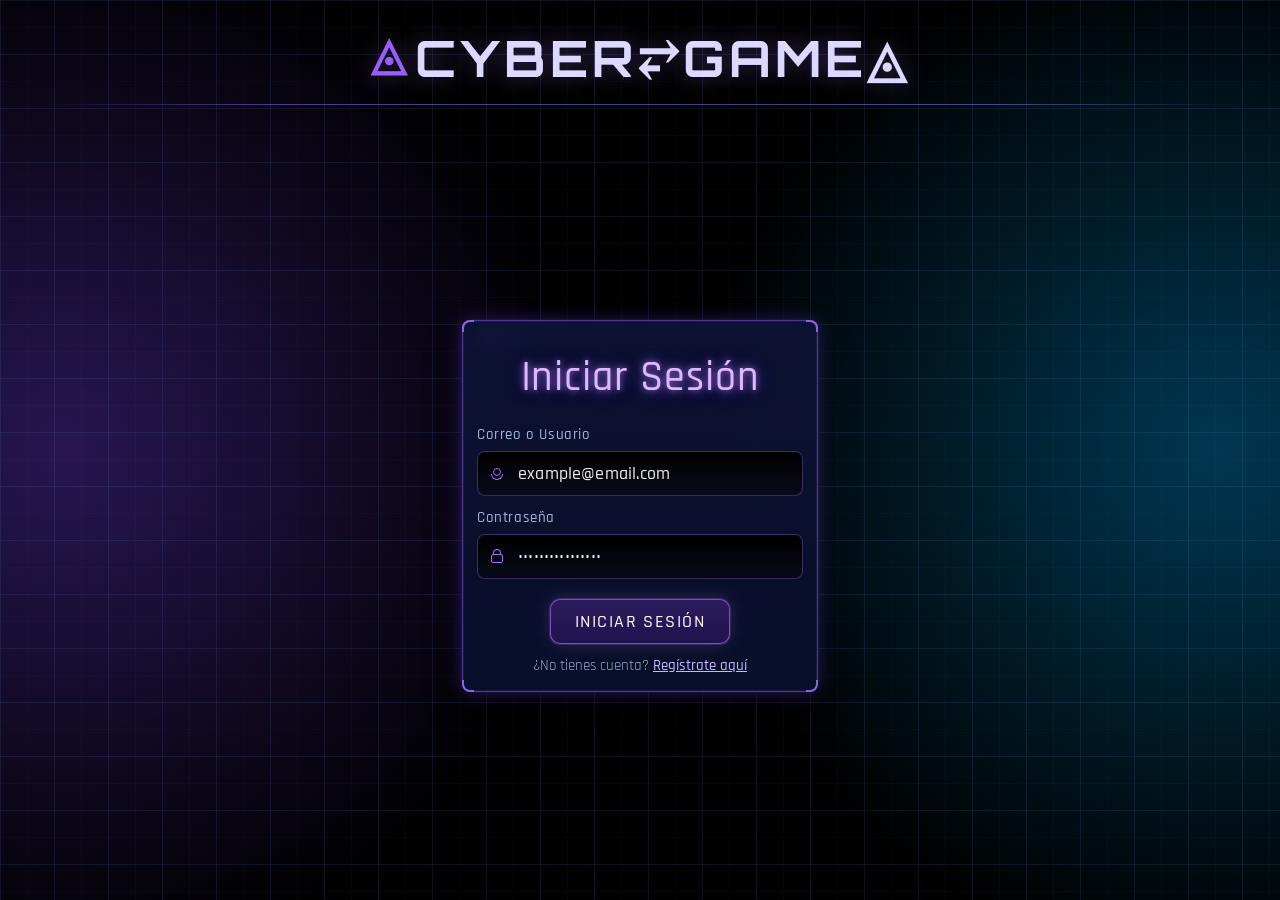
<file: login.html>
<!DOCTYPE html>
<html lang="es">
<head>
    <meta charset="UTF-8">
    <meta name="viewport" content="width=device-width, initial-scale=1.0">
    <title>CyberGame - Login</title>
    <link rel="stylesheet" href="style.css">
    <link rel="stylesheet" href="login.css">
    <link rel="preconnect" href="https://fonts.googleapis.com">
    <link rel="preconnect" href="https://fonts.gstatic.com" crossorigin>
    <link href="https://fonts.googleapis.com/css2?family=Orbitron:wght@400;500;600;700;800;900&family=Rajdhani:wght@500;600;700;800&family=Share+Tech+Mono&display=swap" rel="stylesheet">
</head>
<body class="login-page">
    <div class="login-grid-overlay" aria-hidden="true"></div>
    <div class="container login-shell">
        <h1 id="main-title"><span class="brand-shield">◬</span> CYBER⥂GAME◬</h1>

        <div class="card login-card">
            <div class="corner corner-tl" aria-hidden="true"></div>
            <div class="corner corner-tr" aria-hidden="true"></div>
            <div class="corner corner-bl" aria-hidden="true"></div>
            <div class="corner corner-br" aria-hidden="true"></div>

            <h2>Iniciar Sesión</h2>
            
            <form id="loginForm" method="POST" action="login.php">
                <div class="form-group">
                    <label for="identidad">Correo o Usuario</label>
                    <div class="input-wrap">
                        <span class="input-icon input-icon-user" aria-hidden="true"></span>
                        <input type="text" id="identidad" name="identidad" required placeholder="example@email.com" style="background:#000;color:#fff;-webkit-text-fill-color:#fff;caret-color:#fff;">
                    </div>
                </div>

                <div class="form-group">
                    <label for="password">Contraseña</label>
                    <div class="input-wrap">
                        <span class="input-icon input-icon-lock" aria-hidden="true"></span>
                        <input type="password" id="password" name="password" required placeholder="••••••••••••••••" style="background:#000;color:#fff;-webkit-text-fill-color:#fff;caret-color:#fff;">
                    </div>
                </div>

                <button type="submit" class="btn">Iniciar Sesión</button>
            </form>

            <p class="toggle-text">
                ¿No tienes cuenta? <a href="register.html">Regístrate aquí</a>
            </p>
        </div>

        <div id="error-message" style="color: #ff6b6b; text-align: center; margin-top: 20px;"></div>
    </div>

    <script>
        (function mostrarErrorDesdeURL() {
            const params = new URLSearchParams(window.location.search);
            const error = params.get('error');
            if (!error) return;

            const errorElement = document.getElementById('error-message');
            errorElement.textContent = error;
        })();
    </script>
</body>
</html>
</file>
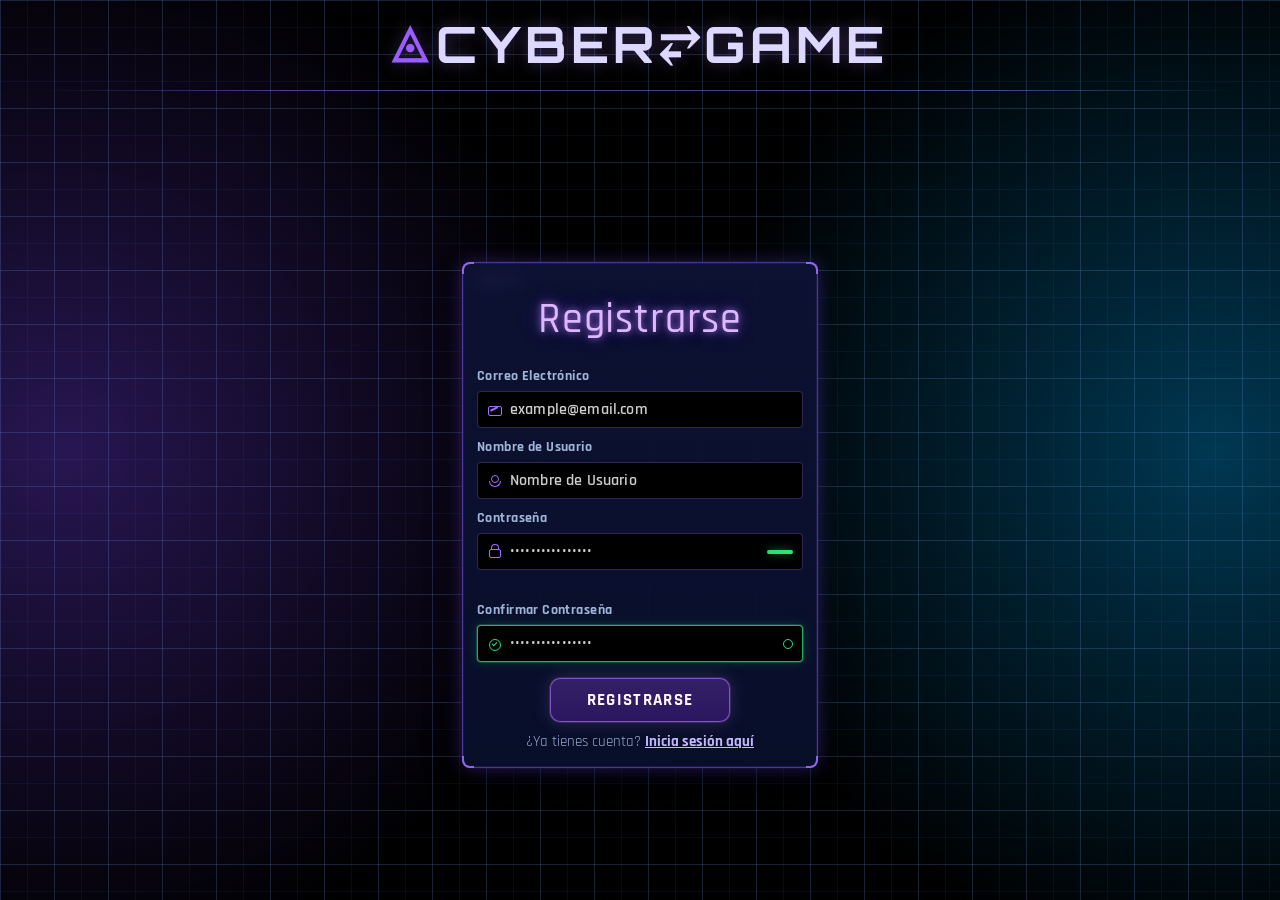
<file: register.html>
<!DOCTYPE html>
<html lang="es">
<head>
    <meta charset="UTF-8">
    <meta name="viewport" content="width=device-width, initial-scale=1.0">
    <title>CyberGame - Registro</title>
    <link rel="stylesheet" href="style.css">
    <link rel="stylesheet" href="register.css">
    <link rel="preconnect" href="https://fonts.googleapis.com">
    <link rel="preconnect" href="https://fonts.gstatic.com" crossorigin>
    <link href="https://fonts.googleapis.com/css2?family=Orbitron:wght@400;500;600;700;800;900&family=Rajdhani:wght@500;600;700;800&family=Share+Tech+Mono&display=swap" rel="stylesheet">
    <script>
        function validarContraseña(password) {
            const regex = /^(?=.*[A-Z])(?=.*\d).{7,}$/;
            return regex.test(password);
        }

        document.addEventListener('DOMContentLoaded', function() {
            const passwordInput = document.getElementById('password');
            const confirmInput = document.getElementById('confirm_password');
            const registerForm = document.getElementById('registerForm');

            passwordInput.addEventListener('input', function() {
                const mensaje = document.getElementById('passwordHelp');
                if (this.value && !validarContraseña(this.value)) {
                    mensaje.textContent = '❌ Mínimo 7 caracteres, 1 mayúscula y 1 número';
                    mensaje.style.color = '#ff6b6b';
                } else if (this.value) {
                    mensaje.textContent = '✓ Contraseña válida';
                    mensaje.style.color = '#51cf66';
                }
            });

            registerForm.addEventListener('submit', function(e) {
                if (passwordInput.value !== confirmInput.value) {
                    e.preventDefault();
                    alert('Las contraseñas no coinciden');
                    return;
                }

                if (!validarContraseña(passwordInput.value)) {
                    e.preventDefault();
                    alert('La contraseña debe tener mínimo 7 caracteres, 1 mayúscula y 1 número');
                    return;
                }
            });
        });
    </script>
</head>
<body class="register-page">
    <div class="register-grid-overlay" aria-hidden="true"></div>
    <div class="container register-shell">
        <h1 id="main-title"><span class="brand-shield">◬</span> CYBER⥂GAME</h1>
        
        <div class="card register-card">
            <div class="corner corner-tl" aria-hidden="true"></div>
            <div class="corner corner-tr" aria-hidden="true"></div>
            <div class="corner corner-bl" aria-hidden="true"></div>
            <div class="corner corner-br" aria-hidden="true"></div>

            <h2>Registrarse</h2>
            
            <form id="registerForm" method="POST" action="register.php">
                <div class="form-group">
                    <label for="email">Correo Electrónico</label>
                    <div class="input-wrap">
                        <span class="input-icon input-icon-mail" aria-hidden="true"></span>
                        <input type="email" id="email" name="email" required placeholder="example@email.com">
                    </div>
                </div>

                <div class="form-group">
                    <label for="nombre_usuario">Nombre de Usuario</label>
                    <div class="input-wrap">
                        <span class="input-icon input-icon-user" aria-hidden="true"></span>
                        <input type="text" id="nombre_usuario" name="nombre_usuario" required placeholder="Nombre de Usuario">
                    </div>
                </div>

                <div class="form-group">
                    <label for="password">Contraseña</label>
                    <div class="input-wrap">
                        <span class="input-icon input-icon-lock" aria-hidden="true"></span>
                        <input type="password" id="password" name="password" required placeholder="••••••••••••••••">
                        <span class="input-trail" aria-hidden="true"></span>
                    </div>
                    <small id="passwordHelp" style="display: block; margin-top: 5px;"></small>
                </div>

                <div class="form-group">
                    <label for="confirm_password">Confirmar Contraseña</label>
                    <div class="input-wrap input-wrap-success">
                        <span class="input-icon input-icon-check" aria-hidden="true"></span>
                        <input type="password" id="confirm_password" name="confirm_password" required placeholder="••••••••••••••••">
                        <span class="input-ok" aria-hidden="true"></span>
                    </div>
                </div>

                <button type="submit" class="btn">Registrarse</button>
            </form>

            <p class="toggle-text">
                ¿Ya tienes cuenta? <a href="login.html">Inicia sesión aquí</a>
            </p>
        </div>

        <div id="errorDiv" style="display: none; color: #ff6b6b; text-align: center; margin-top: 20px;"></div>
    </div>

    <script>
        const params = new URLSearchParams(window.location.search);
        if (params.has('error')) {
            const errorDiv = document.getElementById('errorDiv');
            errorDiv.textContent = params.get('error');
            errorDiv.style.display = 'block';
        }
    </script>
</body>
</html>
</file>
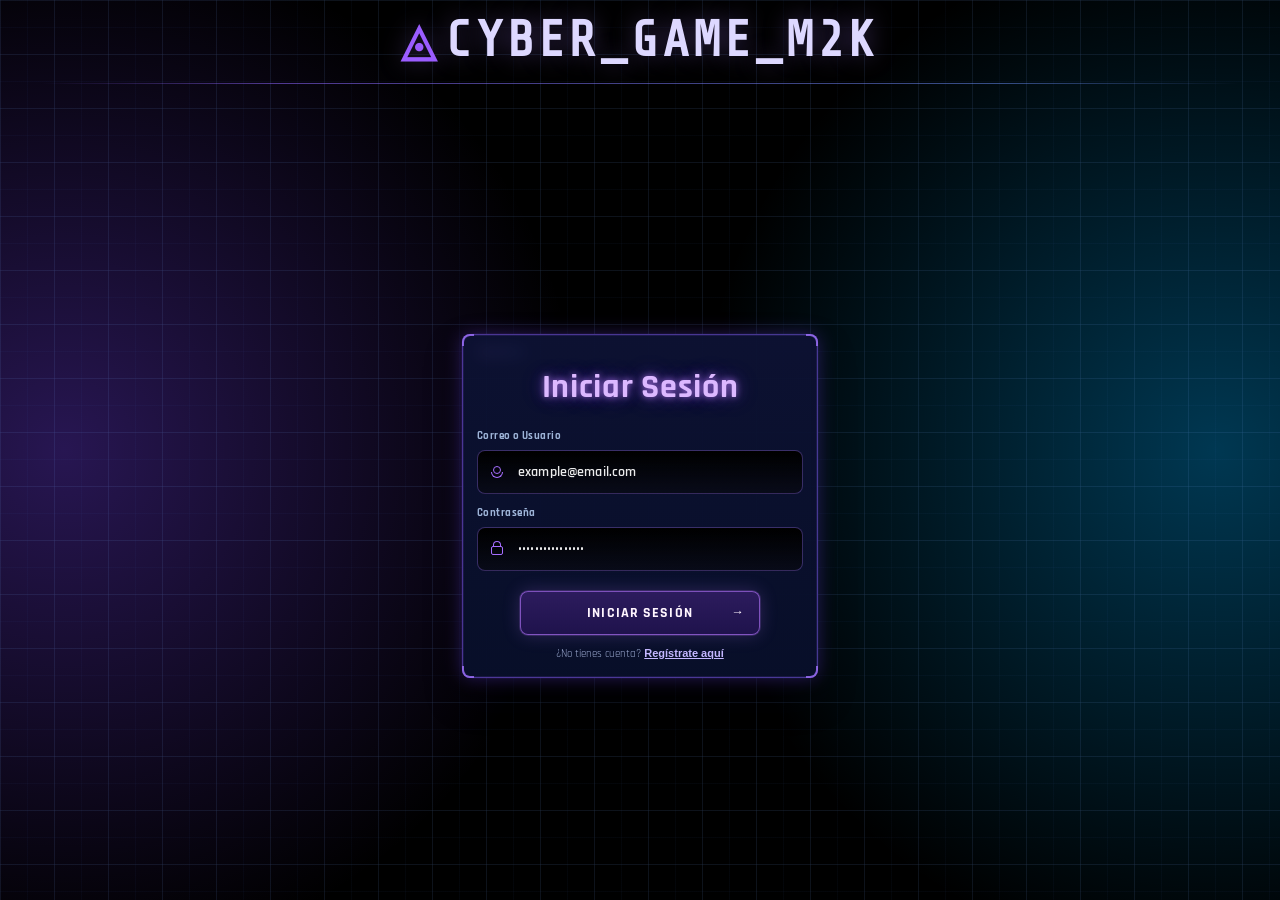
<file: cybergame-main/login.html>
<!DOCTYPE html>
<html lang="es">
<head>
    <meta charset="UTF-8">
    <meta name="viewport" content="width=device-width, initial-scale=1.0">
    <title>CyberGame - Login</title>
    <link rel="stylesheet" href="style.css">
    <link rel="stylesheet" href="login.css">
    <link rel="preconnect" href="https://fonts.googleapis.com">
    <link rel="preconnect" href="https://fonts.gstatic.com" crossorigin>
    <link href="https://fonts.googleapis.com/css2?family=Rajdhani:wght@500;600;700;800&family=Share+Tech+Mono&display=swap" rel="stylesheet">
</head>
<body class="login-page">
    <div class="login-grid-overlay" aria-hidden="true"></div>
    <div class="container login-shell">
        <h1 id="main-title"><span class="brand-shield">◬</span> CYBER_GAME_M2K</h1>

        <div class="card login-card">
            <div class="corner corner-tl" aria-hidden="true"></div>
            <div class="corner corner-tr" aria-hidden="true"></div>
            <div class="corner corner-bl" aria-hidden="true"></div>
            <div class="corner corner-br" aria-hidden="true"></div>

            <h2>Iniciar Sesión</h2>
            
            <form id="loginForm" method="POST" action="login.php">
                <div class="form-group">
                    <label for="identidad">Correo o Usuario</label>
                    <div class="input-wrap">
                        <span class="input-icon input-icon-user" aria-hidden="true"></span>
                        <input type="text" id="identidad" name="identidad" required placeholder="example@email.com" style="background:#000;color:#fff;-webkit-text-fill-color:#fff;caret-color:#fff;">
                    </div>
                </div>

                <div class="form-group">
                    <label for="password">Contraseña</label>
                    <div class="input-wrap">
                        <span class="input-icon input-icon-lock" aria-hidden="true"></span>
                        <input type="password" id="password" name="password" required placeholder="••••••••••••••••" style="background:#000;color:#fff;-webkit-text-fill-color:#fff;caret-color:#fff;">
                    </div>
                </div>

                <button type="submit" class="btn">Iniciar Sesión</button>
            </form>

            <p class="toggle-text">
                ¿No tienes cuenta? <a href="register.html">Regístrate aquí</a>
            </p>
        </div>

        <div id="error-message" style="color: #ff6b6b; text-align: center; margin-top: 20px;"></div>
    </div>

    <script>
        (function mostrarErrorDesdeURL() {
            const params = new URLSearchParams(window.location.search);
            const error = params.get('error');
            if (!error) return;

            const errorElement = document.getElementById('error-message');
            errorElement.textContent = error;
        })();
    </script>
</body>
</html>
</file>
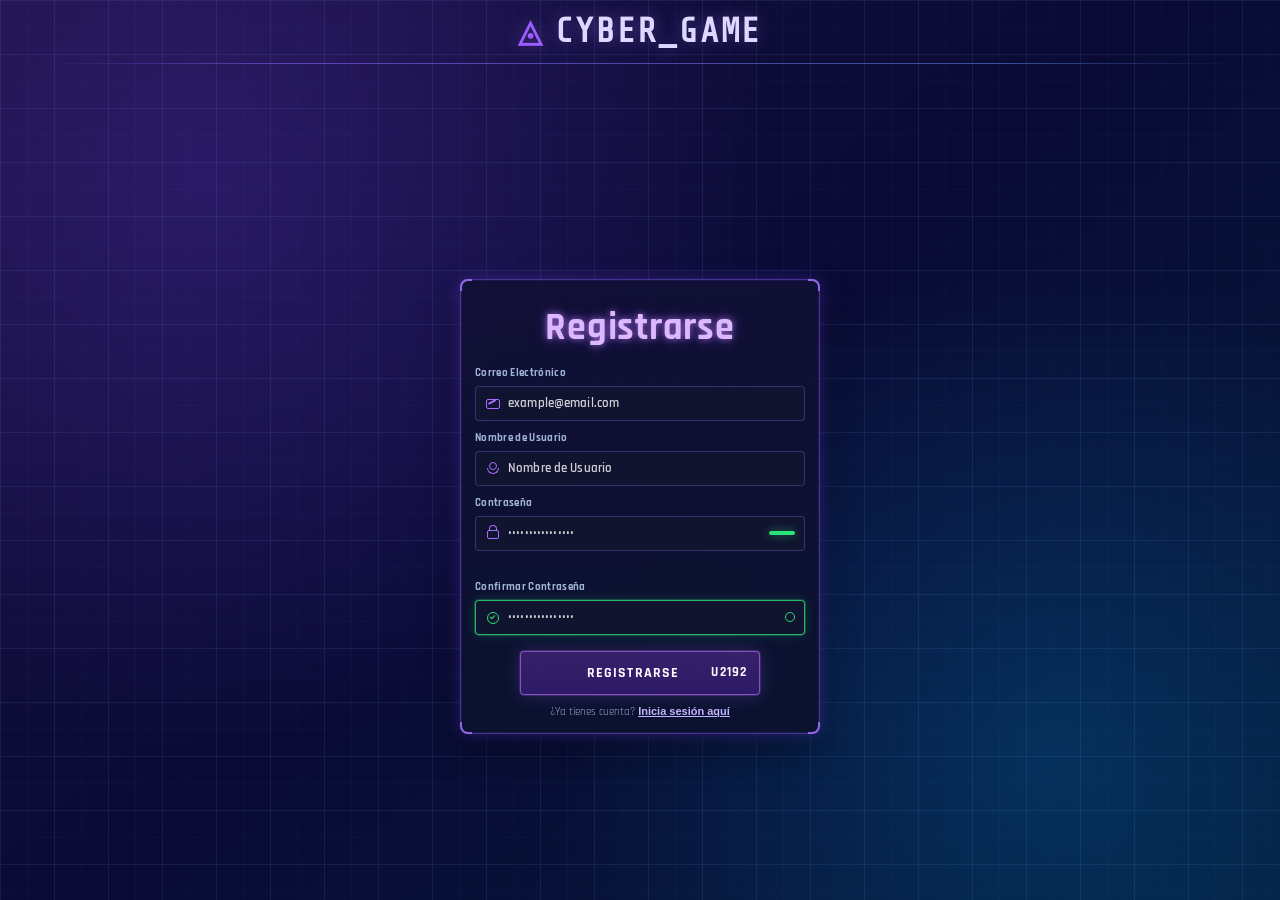
<file: cybergame-main/register.html>
<!DOCTYPE html>
<html lang="es">
<head>
    <meta charset="UTF-8">
    <meta name="viewport" content="width=device-width, initial-scale=1.0">
    <title>CyberGame - Registro</title>
    <link rel="stylesheet" href="style.css">
    <link rel="stylesheet" href="register.css">
    <link rel="preconnect" href="https://fonts.googleapis.com">
    <link rel="preconnect" href="https://fonts.gstatic.com" crossorigin>
    <link href="https://fonts.googleapis.com/css2?family=Rajdhani:wght@500;600;700;800&family=Share+Tech+Mono&display=swap" rel="stylesheet">
    <script>
        function validarContraseña(password) {
            const regex = /^(?=.*[A-Z])(?=.*\d).{7,}$/;
            return regex.test(password);
        }

        document.addEventListener('DOMContentLoaded', function() {
            const passwordInput = document.getElementById('password');
            const confirmInput = document.getElementById('confirm_password');
            const registerForm = document.getElementById('registerForm');

            passwordInput.addEventListener('input', function() {
                const mensaje = document.getElementById('passwordHelp');
                if (this.value && !validarContraseña(this.value)) {
                    mensaje.textContent = '❌ Mínimo 7 caracteres, 1 mayúscula y 1 número';
                    mensaje.style.color = '#ff6b6b';
                } else if (this.value) {
                    mensaje.textContent = '✓ Contraseña válida';
                    mensaje.style.color = '#51cf66';
                }
            });

            registerForm.addEventListener('submit', function(e) {
                if (passwordInput.value !== confirmInput.value) {
                    e.preventDefault();
                    alert('Las contraseñas no coinciden');
                    return;
                }

                if (!validarContraseña(passwordInput.value)) {
                    e.preventDefault();
                    alert('La contraseña debe tener mínimo 7 caracteres, 1 mayúscula y 1 número');
                    return;
                }
            });
        });
    </script>
</head>
<body class="register-page">
    <div class="register-grid-overlay" aria-hidden="true"></div>
    <div class="container register-shell">
        <h1 id="main-title"><span class="brand-shield">◬</span> CYBER_GAME</h1>
        
        <div class="card register-card">
            <div class="corner corner-tl" aria-hidden="true"></div>
            <div class="corner corner-tr" aria-hidden="true"></div>
            <div class="corner corner-bl" aria-hidden="true"></div>
            <div class="corner corner-br" aria-hidden="true"></div>

            <h2>Registrarse</h2>
            
            <form id="registerForm" method="POST" action="register.php">
                <div class="form-group">
                    <label for="email">Correo Electrónico</label>
                    <div class="input-wrap">
                        <span class="input-icon input-icon-mail" aria-hidden="true"></span>
                        <input type="email" id="email" name="email" required placeholder="example@email.com">
                    </div>
                </div>

                <div class="form-group">
                    <label for="nombre_usuario">Nombre de Usuario</label>
                    <div class="input-wrap">
                        <span class="input-icon input-icon-user" aria-hidden="true"></span>
                        <input type="text" id="nombre_usuario" name="nombre_usuario" required placeholder="Nombre de Usuario">
                    </div>
                </div>

                <div class="form-group">
                    <label for="password">Contraseña</label>
                    <div class="input-wrap">
                        <span class="input-icon input-icon-lock" aria-hidden="true"></span>
                        <input type="password" id="password" name="password" required placeholder="••••••••••••••••">
                        <span class="input-trail" aria-hidden="true"></span>
                    </div>
                    <small id="passwordHelp" style="display: block; margin-top: 5px;"></small>
                </div>

                <div class="form-group">
                    <label for="confirm_password">Confirmar Contraseña</label>
                    <div class="input-wrap input-wrap-success">
                        <span class="input-icon input-icon-check" aria-hidden="true"></span>
                        <input type="password" id="confirm_password" name="confirm_password" required placeholder="••••••••••••••••">
                        <span class="input-ok" aria-hidden="true"></span>
                    </div>
                </div>

                <button type="submit" class="btn">Registrarse</button>
            </form>

            <p class="toggle-text">
                ¿Ya tienes cuenta? <a href="login.html">Inicia sesión aquí</a>
            </p>
        </div>

        <div id="errorDiv" style="display: none; color: #ff6b6b; text-align: center; margin-top: 20px;"></div>
    </div>

    <script>
        const params = new URLSearchParams(window.location.search);
        if (params.has('error')) {
            const errorDiv = document.getElementById('errorDiv');
            errorDiv.textContent = params.get('error');
            errorDiv.style.display = 'block';
        }
    </script>
</body>
</html>
</file>
<file: style.css>
@import url('https://fonts.googleapis.com/css2?family=Orbitron:wght@400;500;600;700;800;900&family=Rajdhani:wght@500;600;700&family=Share+Tech+Mono&family=Oxanium:wght@400;500;600;700;800&display=swap');

:root {
    --cyber-ui-font: 'Rajdhani', sans-serif;
    --cyber-title-font: 'Orbitron', sans-serif;
    --cyber-mono-font: 'Share Tech Mono', monospace;
}

* {
    box-sizing: border-box;
    font-family: var(--cyber-ui-font);
}

body,
input,
select,
textarea,
button {
    font-family: var(--cyber-ui-font);
}

h1,
h2,
h3,
#main-title,
.menu-title {
    font-family: var(--cyber-title-font);
}

button,
.menu-btn,
.soc-nav-btn,
.config-start-btn,
.history-menu-item,
.tutorial-btn,
.profile-quick-panel .menu-btn {
    font-family: var(--cyber-ui-font) !important;
}

body.menu-page .menu-welcome,
body.profile-page .profile-user-name,
#partida .profile-name,
body.history-cyber .history-topbar p {
    font-family: var(--cyber-ui-font) !important;
}

/* Strong enforcement: apply Oxanium to all interactive controls and visible user name labels */
button,
input[type=button],
input[type=submit],
input[type=reset],
.menu-btn,
.menu-btn *,
.soc-nav-btn,
.soc-nav-btn *,
.config-start-btn,
.config-start-btn *,
.history-menu-item,
.history-nav-actions .menu-btn,
.profile-quick-panel .menu-btn,
.menu-opciones .menu-btn,
.tutorial-btn,
.soc-left-col .profile-name,
.profile-user-name,
#partida .profile-name,
.menu-welcome,
.history-topbar p,
.profile-data-value,
.toggle-text a,
.menu-btn span,
button span {
    font-family: var(--cyber-ui-font) !important;
    font-optical-sizing: auto !important;
}

/* Utility classes for Oxanium with specific weights */
.oxanium-400 { font-family: var(--cyber-ui-font); font-weight: 400; font-style: normal; }
.oxanium-500 { font-family: var(--cyber-ui-font); font-weight: 500; font-style: normal; }
.oxanium-600 { font-family: var(--cyber-ui-font); font-weight: 600; font-style: normal; }
.oxanium-700 { font-family: var(--cyber-ui-font); font-weight: 700; font-style: normal; }
.oxanium-800 { font-family: var(--cyber-ui-font); font-weight: 800; font-style: normal; }

/* Remove decorative pseudo-elements added in component-specific CSS */
.menu-btn::before,
.menu-btn::after,
.menu-btn *::before,
.menu-btn *::after,
.menu-btn-primary::before,
.menu-btn-secondary::before,
.menu-btn-danger::before,
.history-nav-actions .menu-btn::before,
.profile-quick-panel .menu-btn::before,
.logout-btn::before {
    content: none !important;
}

/* Make buttons longer, with friendlier padding and slightly more vibrant colors */
button,
input[type=button],
input[type=submit],
input[type=reset],
.menu-btn,
.soc-nav-btn,
.config-start-btn,
.history-menu-item,
.profile-quick-panel .menu-btn,
.menu-opciones .menu-btn {
    padding: 10px 18px !important;
    min-width: 180px !important;
    width: auto !important;
    border-radius: 10px !important;
}

/* Primary: slightly brighter cyan */
.menu-btn-primary,
.config-start-btn.menu-btn-primary {
    border-color: rgb(35, 231, 255);
    color: #e6ffff;
    background: linear-gradient(180deg, rgba(10, 140, 170, 0.18) 0%, rgba(8, 110, 140, 0.18) 100%);
    box-shadow: 
        0 0 0 1px rgba(35, 231, 255, 0.28),
        0 0 28px rgba(35, 231, 255, 0.18);
}

/* Secondary: slightly stronger purple */
.menu-btn-secondary {
    border-color: rgba(150, 100, 255, 0.9);
    color: #e9e7ff;
    background: transparent;
    box-shadow: 
        0 0 0 1px rgba(150, 100, 255, 0.14),
        0 0 20px rgba(150, 100, 255, 0.12);
}

/* Danger: slightly stronger red */
.menu-btn-danger {
    border-color: rgba(255, 80, 120, 0.9);
    color: #fff2f4;
    background: transparent;
    box-shadow: 
        0 0 0 1px rgba(255, 80, 120, 0.12),
        0 0 18px rgba(255, 80, 120, 0.08);
}

/* Specific red glow for the logout button */
.logout-btn {
    border-color: rgba(255, 80, 120, 0.95);
    color: #fff2f4;
    background: transparent;
    box-shadow: 
        0 0 0 1px rgba(255, 80, 120, 0.28),
        0 0 32px rgba(255, 80, 120, 0.36);
}
/* Ensure inner spans don't constrain button length */
.menu-btn span, button span { display: inline-block; }

body {
    margin: 0;
    min-height: 100vh;
    padding: 20px;
    overflow: hidden;
    display: flex;
    flex-direction: column;
    align-items: center;
    justify-content: center;
    gap: 20px;
    background:
        radial-gradient(circle at 16% 20%, rgba(122, 68, 255, 0.22), transparent 44%),
        radial-gradient(circle at 82% 84%, rgba(0, 173, 255, 0.18), transparent 38%),
        linear-gradient(140deg, #1a1040 0%, #090b35 50%, #051a3a 100%);
}

#main-title {
    font-size: 44px;
    font-weight: 900;
    color: #e0e7ff;
    margin: 0;
    font-family: 'Orbitron', sans-serif;
    font-optical-sizing: auto;
    font-style: normal;
    text-shadow: 0 0 12px rgba(99, 102, 241, 0.8);
    letter-spacing: 4px;
}

.card {
    background: #1e293b;
    width: 300px;
    padding: 24px;
    border-radius: 12px;
    box-shadow: 0 20px 40px rgba(0, 0, 0, 0.5);
    color: white;
}

.title {
    text-align: center;
    font-size: 26px;
    font-weight: bold;
    color: #a855f7;
    margin-bottom: 5px;
}

.subtitle {
    text-align: center;
    font-size: 16px;
    margin-bottom: 25px;
}

input {
    width: 100%;
    padding: 12px;
    margin-bottom: 15px;
    border-radius: 8px;
    border: none;
    background: #0f172a;
    color: white;
    font-size: 14px;
}

input::placeholder {
    color: #94a3b8;
}

button {
    width: min(240px, 100%);
    min-height: 44px;
    padding: 10px 14px;
    border: 1px solid rgba(139, 92, 246, 0.62);
    border-radius: 8px;
    background: linear-gradient(180deg, rgba(139, 92, 246, 0.28), rgba(124, 58, 237, 0.28));
    color: white;
    font-size: 15px;
    font-weight: bold;
    cursor: pointer;
    transition: transform 0.2s ease, box-shadow 0.2s ease;
    position: relative;
    box-shadow: 0 0 0 1px rgba(139, 92, 246, 0.18), 0 0 18px rgba(139, 92, 246, 0.22);
}

button:hover {
    transform: translateY(-2px);
    box-shadow: 0 0 0 1px rgba(139, 92, 246, 0.28), 0 0 22px rgba(139, 92, 246, 0.32);
}

.link {
    text-align: center;
    margin-top: 15px;
    font-size: 14px;
    color: #c4b5fd;
    cursor: pointer;
}

.link:hover {
    text-decoration: underline;
}

.hidden {
    display: none;
}

.stat-row {
    display: flex;
    align-items: center;
    justify-content: space-between;
    margin-bottom: 12px;
    gap: 10px;
}

.stat-row label {
    flex: 0 0 40%;
    font-size: 18px;
    font-weight: 600;
    color: #f8fafc;
}

.stat-row-controls {
    display: flex;
    align-items: center;
    gap: 8px;
    flex: 1;
    justify-content: flex-end;
}

.stat-input-group {
    display: flex;
    align-items: center;
    background: #0f172a;
    border: 1px solid #334155;
    border-radius: 8px;
    padding: 8px;
    gap: 6px;
    min-width: 140px;
    max-width: 170px;
}

.stat-input-group input {
    width: 100%;
    border: none;
    background: transparent;
    padding: 0 10px;
    color: white;
    font-size: 18px;
    font-weight: 600;
    text-align: center;
    outline: none;
    appearance: textfield;
    -webkit-appearance: none;
    -moz-appearance: textfield;
}

input[type=number]::-webkit-outer-spin-button,
input[type=number]::-webkit-inner-spin-button,
.stat-input-group input[type=number]::-webkit-outer-spin-button,
.stat-input-group input[type=number]::-webkit-inner-spin-button {
    -webkit-appearance: none;
    display: none;
    margin: 0;
}

input[type=number]::-moz-number-spin-box {
    display: none;
}

input[type=number]::-moz-focus-inner {
    border: 0;
}

.number-arrows {
    display: flex;
    flex-direction: column;
    align-items: center;
    justify-content: center;
    gap: 2px;
    background: #334155;
    border-radius: 8px;
    padding: 3px;
    min-width: 30px;
}

.number-arrows button {
    width: 24px;
    height: 20px;
    border: none;
    border-radius: 4px;
    background: #0f172a;
    color: #e2e8f0;
    cursor: pointer;
    font-size: 12px;
    padding: 0;
    line-height: 1;
}

.number-arrows button:hover {
    background: #212f49;
}

.adjust-panel {
    display: flex;
    align-items: center;
    gap: 10px;
    margin: 10px 0;
}

.adjust-panel select {
    flex: 1;
    border-radius: 8px;
    border: 1px solid #334155;
    background: #0f172a;
    color: white;
    padding: 8px;
}

.stat-input-group .unit {
    color: #94a3b8;
    font-size: 14px;
    margin-left: 4px;
    white-space: nowrap;
}

.footer-text {
    text-align: center;
    margin-top: 20px;
    font-size: 12px;
    color: #94a3b8;
}

.menu-opciones {
    display: flex;
    flex-direction: column;
    gap: 12px;
    margin: 25px 0;
}

.menu-btn {
    display: flex;
    align-items: center;
    justify-content: center;
    gap: 10px;
    width: min(240px, 100%);
    min-height: 44px;
    padding: 10px 14px;
    border: 1px solid rgba(139, 92, 246, 0.62);
    border-radius: 8px;
    background: linear-gradient(180deg, rgba(139, 92, 246, 0.28), rgba(124, 58, 237, 0.28));
    color: white;
    font-size: 16px;
    font-weight: 600;
    cursor: pointer;
    transition: transform 0.2s ease, box-shadow 0.2s ease;
    box-shadow: 0 0 0 1px rgba(139, 92, 246, 0.18), 0 0 18px rgba(139, 92, 246, 0.22);
}

.menu-btn:hover {
    transform: translateY(-2px);
    box-shadow: 0 0 0 1px rgba(139, 92, 246, 0.28), 0 0 22px rgba(139, 92, 246, 0.32);
}

.logout-btn {
    border-color: rgba(239, 68, 68, 0.62);
    background: linear-gradient(180deg, rgba(239, 68, 68, 0.28), rgba(220, 38, 38, 0.28));
    box-shadow: 0 0 0 1px rgba(239, 68, 68, 0.18), 0 0 18px rgba(239, 68, 68, 0.22);
}

.logout-btn:hover {
    box-shadow: 0 0 0 1px rgba(239, 68, 68, 0.28), 0 0 22px rgba(239, 68, 68, 0.32);
}

.menu-btn span {
    font-size: 18px;
}

.container {
    display: flex;
    flex-direction: column;
    align-items: center;
    gap: 20px;
}

.form-group {
    margin-bottom: 15px;
}

.form-group label {
    display: block;
    margin-bottom: 8px;
    font-size: 14px;
    color: #cbd5e1;
    font-weight: 500;
}

.form-group input {
    width: 100%;
    padding: 12px;
    border-radius: 8px;
    border: 1px solid #334155;
    background: #0f172a;
    color: white;
    font-size: 14px;
    transition: border-color 0.3s;
}

.form-group input:focus {
    outline: none;
    border-color: #8b5cf6;
    box-shadow: 0 0 8px rgba(139, 92, 246, 0.3);
}

.card h2 {
    text-align: center;
    font-size: 24px;
    color: #a855f7;
    margin: 0 0 20px 0;
}

.toggle-text {
    text-align: center;
    margin-top: 15px;
    font-size: 14px;
    color: #cbd5e1;
}

.toggle-text a {
    color: #a855f7;
    text-decoration: none;
    font-weight: 600;
    transition: color 0.3s;
}

.toggle-text a:hover {
    color: #c084fc;
    text-decoration: underline;
}

/* ================================
   HISTORIAL
   ================================ */

.history-body {
    justify-content: flex-start;
    align-items: stretch;
    min-height: 100vh;
}

.history-page {
    width: min(1180px, 100%);
    gap: 18px;
}

.history-shell {
    width: 100%;
    padding: 24px;
}

.history-topbar {
    display: flex;
    justify-content: space-between;
    align-items: flex-start;
    gap: 16px;
    margin-bottom: 18px;
}

.history-topbar h2,
.history-panel-block h3,
.history-panel-block h4 {
    margin: 0;
    color: #f8fafc;
}

.history-topbar p {
    margin: 6px 0 0;
    color: #cbd5e1;
}

.history-actions {
    display: flex;
    flex-direction: column;
    gap: 10px;
    min-width: 210px;
}

.history-actions .menu-btn {
    text-decoration: none;
    width: min(240px, 100%);
}

.history-menu {
    display: grid;
    grid-template-columns: repeat(4, minmax(0, 1fr));
    gap: 10px;
    margin-bottom: 18px;
}

.history-menu-item {
    display: flex;
    align-items: center;
    justify-content: center;
    text-align: center;
    min-height: 56px;
    padding: 12px;
    border-radius: 10px;
    background: #0f172a;
    border: 1px solid #334155;
    color: #e2e8f0;
    text-decoration: none;
    font-weight: 600;
    cursor: pointer;
    font: inherit;
    appearance: none;
    -webkit-appearance: none;
    transition: transform 0.2s ease, border-color 0.2s ease;
}

.history-menu-item:hover,
.history-menu-item.is-active {
    transform: translateY(-1px);
    border-color: #8b5cf6;
}

.history-summary-grid {
    display: grid;
    grid-template-columns: repeat(4, minmax(0, 1fr));
    gap: 12px;
    margin-bottom: 18px;
}

.history-summary-card,
.history-landing-card,
.history-action-card,
.history-panel-block,
.ranking-item {
    background: #0f172a;
    border: 1px solid #334155;
    border-radius: 14px;
    padding: 16px;
}

.history-summary-card span,
.history-summary-card strong,
.history-action-card span,
.ranking-main span,
.ranking-stats span,
.event-kicker,
.event-meta,
.history-item-meta span,
.history-item-stats span {
    display: block;
}

.history-summary-card span,
.history-action-card span,
.ranking-main span,
.ranking-stats span,
.history-item-meta span,
.history-item-stats span,
.event-kicker,
.event-meta,
.event-date {
    color: #94a3b8;
    font-size: 12px;
    text-transform: uppercase;
    letter-spacing: 0.05em;
}

.history-summary-card strong {
    margin-top: 8px;
    font-size: 28px;
    color: #f8fafc;
}

.history-landing {
    display: grid;
    gap: 14px;
}

.history-landing-grid,
.ranking-list,
.history-list,
.history-events {
    display: flex;
    flex-direction: column;
    gap: 12px;
}

.history-landing-grid {
    display: grid;
    grid-template-columns: repeat(3, minmax(0, 1fr));
}

.history-action-card {
    text-decoration: none;
    color: inherit;
}

.history-action-card strong {
    display: block;
    color: #f8fafc;
    margin-bottom: 6px;
}

.history-panel-block {
    margin-top: 14px;
}

.history-detail-summary {
    display: grid;
    grid-template-columns: repeat(4, minmax(0, 1fr));
    gap: 12px;
    margin-top: 12px;
}

.history-detail-summary-small {
    grid-template-columns: repeat(6, minmax(0, 1fr));
}

.history-detail-summary div,
.event-grid div,
.ranking-stats div {
    background: #111827;
    border: 1px solid #334155;
    border-radius: 12px;
    padding: 12px;
}

.history-detail-summary strong,
.event-grid strong,
.ranking-stats strong {
    display: block;
    margin-top: 6px;
    color: #f8fafc;
    line-height: 1.4;
}

.history-item,
.history-event,
.ranking-item {
    text-decoration: none;
    color: inherit;
}

.history-item {
    display: block;
    background: #0f172a;
    border: 1px solid #334155;
    border-radius: 14px;
    padding: 16px;
}

.history-item-subtitle {
    display: flex;
    flex-wrap: wrap;
    gap: 8px;
    margin-top: 6px;
    color: #94a3b8;
    font-size: 12px;
}

.history-item-grid {
    display: grid;
    grid-template-columns: repeat(4, minmax(0, 1fr));
    gap: 10px;
    margin-top: 14px;
}

.history-item-grid div {
    background: #111827;
    border: 1px solid #334155;
    border-radius: 12px;
    padding: 12px;
}

.history-item-grid span {
    display: block;
    color: #94a3b8;
    font-size: 12px;
    text-transform: uppercase;
    letter-spacing: 0.05em;
}

.history-item-grid strong {
    display: block;
    margin-top: 6px;
    color: #f8fafc;
    line-height: 1.4;
}

.history-item-actions {
    display: flex;
    justify-content: flex-end;
    margin-top: 14px;
}

.history-item-button {
    display: inline-flex;
    align-items: center;
    justify-content: center;
    min-width: 240px;
    min-height: 44px;
    padding: 10px 14px;
    border-radius: 10px;
    background: linear-gradient(180deg, rgba(139, 92, 246, 0.28), rgba(124, 58, 237, 0.28));
    color: #ffffff;
    text-decoration: none;
    font-weight: 700;
    border: 1px solid rgba(139, 92, 246, 0.62);
    box-shadow: 0 0 0 1px rgba(139, 92, 246, 0.18), 0 0 18px rgba(139, 92, 246, 0.22);
}

.history-item-button:hover {
    transform: translateY(-2px);
    box-shadow: 0 0 0 1px rgba(139, 92, 246, 0.28), 0 0 22px rgba(139, 92, 246, 0.32);
}

.history-item.is-active,
.ranking-item:hover,
.history-item:hover {
    border-color: #8b5cf6;
    box-shadow: 0 0 0 1px rgba(139, 92, 246, 0.25);
}

.history-item-head,
.history-event-head,
.ranking-item {
    display: flex;
    gap: 12px;
}

.history-item-head,
.history-event-head {
    justify-content: space-between;
    align-items: flex-start;
    margin-bottom: 10px;
}

.history-item-meta,
.history-item-stats,
.event-grid,
.ranking-stats {
    display: flex;
    flex-wrap: wrap;
    gap: 10px;
}

.history-item-meta span,
.history-item-stats span {
    background: #111827;
    border: 1px solid #334155;
    border-radius: 999px;
    padding: 6px 10px;
}

.status-pill {
    display: inline-flex;
    align-items: center;
    justify-content: center;
    padding: 6px 10px;
    border-radius: 999px;
    font-size: 12px;
    font-weight: 700;
}

.estado-ganada {
    background: rgba(34, 197, 94, 0.15);
    color: #86efac;
}

.estado-perdida {
    background: rgba(239, 68, 68, 0.15);
    color: #fca5a5;
}

.estado-en-curso {
    background: rgba(148, 163, 184, 0.16);
    color: #e2e8f0;
}

.history-empty {
    background: #0f172a;
    border: 1px dashed #334155;
    border-radius: 14px;
    padding: 18px;
    color: #cbd5e1;
    text-align: center;
}

.history-event {
    background: #0f172a;
    border: 1px solid #334155;
    border-radius: 14px;
    padding: 16px;
}

.event-meta {
    text-align: right;
}

.event-text {
    margin: 0 0 14px;
    color: #e2e8f0;
    line-height: 1.6;
}

.ranking-item {
    justify-content: space-between;
    align-items: center;
    flex-wrap: wrap;
}

.ranking-position {
    min-width: 48px;
    min-height: 48px;
    border-radius: 999px;
    background: linear-gradient(135deg, #8b5cf6, #7c3aed);
    display: flex;
    align-items: center;
    justify-content: center;
    font-weight: 800;
    color: white;
}

.ranking-main {
    flex: 1;
    min-width: 180px;
}

.ranking-main strong {
    color: #f8fafc;
    font-size: 18px;
}

.ranking-stats div {
    min-width: 110px;
}

@media (max-width: 1100px) {
    .history-menu,
    .history-summary-grid,
    .history-landing-grid,
    .history-detail-summary,
    .history-detail-summary-small,
    .history-item-grid {
        grid-template-columns: 1fr 1fr;
    }

    .history-item-head,
    .history-event-head,
    .ranking-item {
        align-items: flex-start;
    }
}

@media (max-width: 720px) {
    .history-topbar,
    .ranking-item {
        flex-direction: column;
    }

    .history-menu,
    .history-summary-grid,
    .history-landing-grid,
    .history-detail-summary,
    .history-detail-summary-small,
    .history-item-grid {
        grid-template-columns: 1fr;
    }

    .history-shell {
        padding: 18px;
    }

    .history-actions {
        flex-direction: row;
        flex-wrap: wrap;
        min-width: 0;
    }

    .event-meta {
        text-align: left;
    }

    /* ================================
       PERFIL
       ================================ */

    body.profile-page {
        min-height: 100vh;
        display: flex;
        align-items: stretch;
        justify-content: flex-start;
        padding: 18px;
        background:
            radial-gradient(circle at 15% 15%, rgba(0, 230, 255, 0.12), transparent 22%),
            radial-gradient(circle at 86% 10%, rgba(168, 85, 247, 0.14), transparent 18%),
            linear-gradient(180deg, #030712 0%, #06111f 55%, #02060c 100%);
    }

    body.profile-page .container.profile-shell {
        width: min(1260px, 100%);
        margin: 0 auto;
        display: block;
    }

    body.profile-page #main-title {
        display: none;
    }

    body.profile-page .profile-grid {
        display: grid;
        grid-template-columns: 320px minmax(0, 1fr);
        gap: 18px;
        align-items: start;
    }

    body.profile-page .profile-sidebar,
    body.profile-page .profile-main {
        display: flex;
        flex-direction: column;
        gap: 18px;
    }

    body.profile-page .profile-panel,
    body.profile-page .profile-hero {
        position: relative;
        overflow: hidden;
        background: linear-gradient(180deg, rgba(5, 17, 34, 0.96) 0%, rgba(4, 11, 24, 0.98) 100%);
        border: 1px solid rgba(0, 214, 255, 0.18);
        border-radius: 12px;
        box-shadow:
            0 0 0 1px rgba(0, 214, 255, 0.04),
            inset 0 1px 0 rgba(255, 255, 255, 0.03),
            0 18px 40px rgba(0, 0, 0, 0.34);
    }

    body.profile-page .profile-panel::before,
    body.profile-page .profile-hero::before {
        content: '';
        position: absolute;
        inset: 0;
        pointer-events: none;
        background:
            linear-gradient(90deg, rgba(0, 230, 255, 0.08) 1px, transparent 1px),
            linear-gradient(rgba(0, 230, 255, 0.05) 1px, transparent 1px);
        background-size: 24px 24px;
        opacity: 0.18;
    }

    body.profile-page .profile-brand-panel {
        padding: 18px;
        min-height: 300px;
    }

    body.profile-page .profile-kicker {
        display: inline-flex;
        align-items: center;
        justify-content: center;
        align-self: flex-start;
        padding: 9px 14px;
        border-radius: 10px;
        background: rgba(0, 220, 255, 0.12);
        color: #15e8ff;
        border: 1px solid rgba(21, 232, 255, 0.26);
        font-size: 12px;
        font-weight: 800;
        letter-spacing: 0.14em;
        text-transform: uppercase;
    }

    body.profile-page .profile-avatar {
        width: 86px;
        height: 86px;
        margin: 18px 0 10px;
        border-radius: 999px;
        display: inline-flex;
        align-items: center;
        justify-content: center;
        background:
            radial-gradient(circle at 50% 35%, rgba(0, 230, 255, 0.3), transparent 42%),
            linear-gradient(160deg, rgba(118, 70, 255, 0.92) 0%, rgba(35, 197, 255, 0.9) 100%);
        color: #e8fdff;
        font-size: 44px;
        box-shadow:
            0 0 0 1px rgba(0, 230, 255, 0.18),
            0 0 0 10px rgba(120, 72, 255, 0.08),
            0 0 30px rgba(0, 230, 255, 0.12);
    }

    body.profile-page .profile-user-name {
        margin: 8px 0 4px;
        color: #f4fbff;
        font-size: 30px;
        line-height: 1.1;
        font-weight: 900;
        letter-spacing: 0.04em;
    }

    body.profile-page .profile-user-role {
        color: #8cc4d9;
        font-size: 13px;
        line-height: 1.45;
        margin-bottom: 18px;
    }

    body.profile-page .profile-account-panel {
        padding: 16px;
    }

    body.profile-page .profile-panel-title {
        margin: 0 0 14px;
        color: #98dcff;
        font-size: 13px;
        font-weight: 800;
        letter-spacing: 0.22em;
        text-transform: uppercase;
    }

    body.profile-page .profile-data-list {
        display: flex;
        flex-direction: column;
        gap: 12px;
    }

    body.profile-page .profile-data-row {
        display: grid;
        gap: 4px;
        padding: 12px;
        border-radius: 10px;
        background: rgba(9, 27, 48, 0.72);
        border: 1px solid rgba(0, 214, 255, 0.12);
    }

    body.profile-page .profile-data-label,
    body.profile-page .profile-mini-card span,
    body.profile-page .profile-stat-card span,
    body.profile-page .profile-weakness-grid span {
        color: #85aac0;
        font-size: 11px;
        text-transform: uppercase;
        letter-spacing: 0.14em;
    }

    body.profile-page .profile-data-value {
        color: #edfaff;
        font-size: 15px;
        line-height: 1.35;
    }

    body.profile-page .profile-mini-grid {
        display: grid;
        grid-template-columns: repeat(2, minmax(0, 1fr));
        gap: 10px;
        margin-top: 14px;
    }

    body.profile-page .profile-mini-card {
        padding: 14px;
        border-radius: 10px;
        background: rgba(8, 22, 40, 0.9);
        border: 1px solid rgba(0, 214, 255, 0.12);
    }

    body.profile-page .profile-mini-card strong,
    body.profile-page .profile-stat-card strong,
    body.profile-page .profile-weakness-grid strong {
        display: block;
        margin-top: 6px;
        color: #f5fcff;
        font-size: 14px;
    }

    body.profile-page .profile-hero {
        padding: 22px 22px 18px;
        min-height: 216px;
        display: grid;
        grid-template-columns: minmax(0, 1fr) 300px;
        gap: 16px;
        align-items: start;
    }

    body.profile-page .profile-kicker-main {
        margin-bottom: 10px;
    }

    body.profile-page .profile-hero h1 {
        margin: 0;
        color: #f6fbff;
        font-size: clamp(28px, 3vw, 48px);
        line-height: 1.05;
        font-weight: 900;
        letter-spacing: -0.03em;
        max-width: 720px;
    }

    body.profile-page .profile-hero p {
        margin: 12px 0 0;
        color: #9cbccc;
        font-size: 14px;
        line-height: 1.55;
        max-width: 640px;
    }

    body.profile-page .profile-hero-stats {
        display: flex;
        flex-direction: column;
        gap: 12px;
    }

    body.profile-page .profile-stat-card {
        padding: 16px 18px;
        border-radius: 10px;
        background: rgba(9, 27, 48, 0.78);
        border: 1px solid rgba(0, 214, 255, 0.14);
        display: flex;
        align-items: center;
        justify-content: space-between;
        gap: 12px;
        min-height: 62px;
    }

    body.profile-page .profile-stat-card strong {
        margin-top: 0;
        font-size: 30px;
        line-height: 1;
    }

    body.profile-page .profile-actions-panel,
    body.profile-page .profile-expandable,
    body.profile-page .profile-quick-panel {
        padding: 18px;
    }

    body.profile-page .profile-actions-grid,
    body.profile-page .profile-quick-grid {
        display: grid;
        grid-template-columns: repeat(2, minmax(0, 1fr));
        gap: 12px;
    }

    body.profile-page .profile-action-card,
    body.profile-page .profile-quick-btn {
        text-decoration: none;
        color: inherit;
    }

    body.profile-page .profile-action-card {
        width: 100%;
        border-radius: 12px;
        padding: 16px;
        display: grid;
        grid-template-columns: 34px minmax(0, 1fr) auto;
        gap: 12px;
        align-items: start;
        background: rgba(8, 22, 40, 0.88);
        border: 1px solid rgba(0, 214, 255, 0.12);
        color: #eafcff;
        cursor: pointer;
        text-align: left;
        font: inherit;
        transition: transform 0.2s ease, border-color 0.2s ease, box-shadow 0.2s ease;
    }

    body.profile-page .profile-action-card:hover {
        transform: translateY(-2px);
        box-shadow: 0 14px 24px rgba(0, 0, 0, 0.24);
    }

    body.profile-page .profile-action-purple {
        border-color: rgba(168, 85, 247, 0.45);
    }

    body.profile-page .profile-action-cyan {
        border-color: rgba(0, 220, 255, 0.42);
    }

    body.profile-page .profile-action-icon {
        width: 34px;
        height: 34px;
        border-radius: 10px;
        display: inline-flex;
        align-items: center;
        justify-content: center;
        font-size: 18px;
        background: rgba(255, 255, 255, 0.04);
    }

    body.profile-page .profile-action-content strong {
        display: block;
        margin: 0 0 6px;
        font-size: 18px;
        line-height: 1.2;
    }

    body.profile-page .profile-action-content small {
        display: block;
        color: #8bb4c7;
        font-size: 12px;
        line-height: 1.45;
    }

    body.profile-page .profile-action-badge {
        align-self: center;
        justify-self: end;
        padding: 6px 10px;
        border-radius: 999px;
        background: rgba(168, 85, 247, 0.16);
        color: #ccabff;
        font-size: 10px;
        font-weight: 800;
        letter-spacing: 0.16em;
        text-transform: uppercase;
    }

    body.profile-page .profile-form {
        display: flex;
        flex-direction: column;
        gap: 12px;
    }

    body.profile-page .profile-expandable .form-group label {
        color: #d6f2ff;
    }

    body.profile-page .profile-expandable .btn {
        width: 100%;
        background: linear-gradient(135deg, #8b5cf6, #0ea5e9);
    }

    body.profile-page .profile-empty-state {
        margin: 0;
        padding: 18px;
        border-radius: 12px;
        background: rgba(9, 27, 48, 0.72);
        border: 1px solid rgba(0, 214, 255, 0.12);
        color: #9cbccc;
        font-size: 14px;
        line-height: 1.5;
        text-align: center;
    }

    body.profile-page .profile-weakness-list {
        display: flex;
        flex-direction: column;
        gap: 14px;
    }

    body.profile-page .profile-weakness-card {
        padding: 16px;
        border-radius: 12px;
        background: rgba(8, 22, 40, 0.88);
        border: 1px solid rgba(168, 85, 247, 0.2);
        box-shadow: inset 3px 0 0 rgba(168, 85, 247, 0.95);
    }

    body.profile-page .profile-weakness-head strong {
        display: block;
        color: #f6fbff;
        font-size: 15px;
    }

    body.profile-page .profile-weakness-head small {
        display: block;
        margin-top: 4px;
        color: #86a7b9;
        font-size: 12px;
    }

    body.profile-page .profile-weakness-grid {
        display: grid;
        grid-template-columns: repeat(4, minmax(0, 1fr));
        gap: 10px;
        margin-top: 14px;
    }

    body.profile-page .profile-weakness-grid > div {
        padding: 12px;
        border-radius: 10px;
        background: rgba(9, 27, 48, 0.78);
        border: 1px solid rgba(0, 214, 255, 0.12);
    }

    body.profile-page .profile-recommendation {
        margin-top: 14px;
        padding: 12px 14px;
        border-radius: 10px;
        background: linear-gradient(180deg, rgba(38, 18, 74, 0.84) 0%, rgba(24, 11, 52, 0.88) 100%);
        color: #f3ebff;
        border: 1px solid rgba(180, 120, 255, 0.42);
    }

    body.profile-page .profile-recommendation strong {
        display: inline;
        color: #d9b3ff;
        font-size: 13px;
    }

    body.profile-page .profile-recommendation p {
        display: inline;
        margin: 0;
        font-size: 13px;
        line-height: 1.5;
    }

    body.profile-page .profile-alert {
        margin: 0;
        padding: 14px 16px;
        border-radius: 12px;
        font-weight: 600;
    }

    body.profile-page .profile-alert-success {
        background: rgba(22, 163, 74, 0.18);
        border: 1px solid rgba(74, 222, 128, 0.28);
        color: #d8ffe3;
    }

    body.profile-page .profile-alert-error {
        background: rgba(190, 18, 60, 0.18);
        border: 1px solid rgba(251, 113, 133, 0.28);
        color: #ffe1e7;
    }

    body.profile-page .profile-quick-panel .menu-btn {
        width: 100%;
        padding: 14px 16px;
        border-radius: 12px;
        background: rgba(8, 22, 40, 0.88);
        border: 1px solid rgba(0, 214, 255, 0.14);
        box-shadow: none;
        color: #eafcff;
        justify-content: flex-start;
    }

    body.profile-page .profile-quick-panel .menu-btn:hover {
        transform: translateY(-2px);
        border-color: rgba(0, 214, 255, 0.28);
    }

    body.profile-page .profile-quick-panel .logout-btn {
        border-color: rgba(239, 68, 68, 0.34);
    }

    @media (max-width: 1100px) {
        body.profile-page .profile-grid {
            grid-template-columns: 1fr;
        }

        body.profile-page .profile-sidebar {
            order: 1;
        }

        body.profile-page .profile-main {
            order: 2;
        }

        body.profile-page .profile-hero {
            grid-template-columns: 1fr;
        }

        body.profile-page .profile-hero-stats {
            display: grid;
            grid-template-columns: repeat(3, minmax(0, 1fr));
        }

        body.profile-page .profile-actions-grid,
        body.profile-page .profile-quick-grid,
        body.profile-page .profile-weakness-grid {
            grid-template-columns: 1fr;
        }
    }

    @media (max-width: 720px) {
        body.profile-page {
            padding: 12px;
        }

        body.profile-page .profile-hero,
        body.profile-page .profile-panel {
            padding: 16px;
        }

        body.profile-page .profile-user-name {
            font-size: 24px;
        }

        body.profile-page .profile-hero h1 {
            font-size: 26px;
        }

        body.profile-page .profile-hero-stats {
            grid-template-columns: 1fr;
        }

        body.profile-page .profile-action-card {
            grid-template-columns: 30px minmax(0, 1fr);
        }

        body.profile-page .profile-action-badge {
            grid-column: 1 / -1;
            justify-self: start;
            margin-top: 6px;
        }
    }
}
</file>
<file: login.css>
/* ================================
   LOGIN - CYBER CLONE
   ================================ */

/* ================================
   FONDO LOGIN - ESTILO CYBER_GAME
   ================================ */
body.login-page {
    position: relative;
    overflow: hidden;
    padding: 16px;
    background:
        radial-gradient(circle at 5% 50%, rgba(122, 68, 255, 0.32), transparent 40%),
        radial-gradient(circle at 95% 50%, rgba(0, 173, 255, 0.32), transparent 40%),
        linear-gradient(180deg, #000000 0%, #000000 100%);
}

body.login-page::before {
    content: '';
    position: fixed;
    inset: 0;
    pointer-events: none;
    background:
        linear-gradient(rgba(131, 184, 255, 0.26) 1px, transparent 1px),
        linear-gradient(90deg, rgba(131, 184, 255, 0.26) 1px, transparent 1px),
        linear-gradient(rgba(95, 139, 232, 0.14) 1px, transparent 1px),
        linear-gradient(90deg, rgba(95, 139, 232, 0.14) 1px, transparent 1px);
    background-size: 54px 54px, 54px 54px, 27px 27px, 27px 27px;
    opacity: 0.3;
    z-index: 0;
}


body.login-page .login-shell {
    position: relative;
    z-index: 1;
    width: min(440px, calc(100vw - 28px));
    display: flex;
    flex-direction: column;
    align-items: center;
    gap: 26px;
    padding-top: 130px;
}

body.login-page #main-title {
    margin: 0;
    width: min(500px, calc(100vw - 24px));
    display: flex;
    align-items: center;
    justify-content: center;
    gap: 5px;
    color: #ddd8ff;
    font-family: 'Orbitron', sans-serif;
    font-optical-sizing: auto;
    font-size: clamp(50px, 3vw, 30px);
    letter-spacing: 0.08em;
    font-weight: 700;
    font-style: normal;
    text-shadow: 0 0 25px rgba(168, 130, 255, 0.34);
    position: fixed;
    top: clamp(22px, 2vw, 30px);
    left: 50%;
    transform: translateX(-50%);
    z-index: 3;
    padding-bottom: 16px;
}

body.login-page #main-title::after {
    content: '';
    position: absolute;
    left: 50%;
    width: min(1200px, calc(100vw - 20px));
    transform: translateX(-50%);
    bottom: 0;
    height: 1px;
    background: linear-gradient(90deg, transparent 0%, rgba(141, 102, 255, 0.55) 20%, rgba(106, 146, 255, 0.5) 80%, transparent 100%);
}

body.login-page .brand-shield {
    color: #9b5dff;
    font-size: 0.9em;
}

body.login-page .login-card {
    width: 100%;
    position: relative;
    max-width: 356px;
    padding: 30px 14px 16px;
    border-radius: 8px;
    background: linear-gradient(180deg, rgba(13, 18, 52, 0.95) 0%, rgba(8, 15, 42, 0.97) 100%);
    border: 1px solid rgba(132, 89, 240, 0.5);
    box-shadow:
        inset 0 0 0 1px rgba(127, 82, 232, 0.14),
        0 0 18px rgba(110, 66, 235, 0.35),
        0 18px 36px rgba(2, 4, 16, 0.4);
    color: #f4eeff;
}

body.login-page .login-card:hover {
    transform: translateY(-8px);
    box-shadow:
        inset 0 0 0 1px rgba(160, 110, 255, 0.12),
        0 0 40px rgba(140, 80, 255, 0.32),
        0 36px 68px rgba(2, 4, 16, 0.55);
}

body.login-page .login-card::before {
    content: '';
    position: absolute;
    left: -2px;
    top: -2px;
    right: -2px;
    bottom: -2px;
    border-radius: 14px;
    padding: 2px;
    background: linear-gradient(90deg, rgba(140,90,255,0.12), rgba(80,160,255,0.08));
    -webkit-mask: linear-gradient(#fff 0 0) content-box, linear-gradient(#fff 0 0);
    mask: linear-gradient(#fff 0 0) content-box, linear-gradient(#fff 0 0);
    -webkit-mask-composite: xor;
    mask-composite: exclude;
    pointer-events: none;
    filter: blur(6px) saturate(120%);
    opacity: 0.9;
}

body.login-page .login-card::after {
    content: '';
    position: absolute;
    left: 14px;
    top: 14px;
    width: 48px;
    height: 6px;
    border-radius: 6px;
    background: linear-gradient(90deg, rgba(201,140,255,0.9), rgba(106,146,255,0.75));
    filter: blur(8px);
    opacity: 0.12;
    pointer-events: none;
}

body.login-page .corner {
    position: absolute;
    width: 12px;
    height: 12px;
    border: 2px solid rgba(162, 116, 255, 0.84);
    opacity: 0.95;
}

body.login-page .corner-tl {
    top: -1px;
    left: -1px;
    border-right: 0;
    border-bottom: 0;
    border-radius: 8px 0 0 0;
}

body.login-page .corner-tr {
    top: -1px;
    right: -1px;
    border-left: 0;
    border-bottom: 0;
    border-radius: 0 8px 0 0;
}

body.login-page .corner-bl {
    left: -1px;
    bottom: -1px;
    border-right: 0;
    border-top: 0;
    border-radius: 0 0 0 8px;
}

body.login-page .corner-br {
    right: -1px;
    bottom: -1px;
    border-left: 0;
    border-top: 0;
    border-radius: 0 0 8px 0;
}

body.login-page .login-card h2 {
    margin: 0 0 20px;
    text-align: center;
    color: #dcb8ff;
    font-family: 'Rajdhani', sans-serif;
    font-size: 42px;
    letter-spacing: 0.02em;
    font-weight: 500;
    text-shadow:
        0 0 6px rgba(201, 140, 255, 0.65),
        0 0 14px rgba(153, 86, 255, 0.45),
        0 0 24px rgba(126, 66, 237, 0.3);
}

body.login-page #loginForm {
    display: flex;
    flex-direction: column;
    gap: 12px;
}

body.login-page .form-group {
    margin: 0;
}

body.login-page .form-group label {
    display: block;
    margin-bottom: 7px;
    color: #9eb4d8;
    font-family: 'Rajdhani', sans-serif;
    font-size: 15px;
    font-weight: 500;
    letter-spacing: 0.04em;
}

body.login-page .input-wrap {
    position: relative;
}

body.login-page .input-icon {
    position: absolute;
    left: 13px;
    top: 50%;
    transform: translateY(-50%);
    width: 12px;
    height: 12px;
    color: #a66eff;
    pointer-events: none;
}

body.login-page .input-icon-user::before {
    content: '';
    position: absolute;
    left: 3px;
    top: 0;
    width: 6px;
    height: 6px;
    border: 1.6px solid currentColor;
    border-radius: 999px;
}

body.login-page .input-icon-user::after {
    content: '';
    position: absolute;
    left: 1px;
    bottom: 0;
    width: 10px;
    height: 5px;
    border: 1.6px solid currentColor;
    border-top: 0;
    border-radius: 0 0 7px 7px;
}

body.login-page .input-icon-lock::before {
    content: '';
    position: absolute;
    left: 1px;
    bottom: 0;
    width: 10px;
    height: 7px;
    border: 1.6px solid currentColor;
    border-radius: 2px;
}

body.login-page .input-icon-lock::after {
    content: '';
    position: absolute;
    left: 3px;
    top: -2px;
    width: 6px;
    height: 5px;
    border: 1.6px solid currentColor;
    border-bottom: 0;
    border-radius: 6px 6px 0 0;
}

body.login-page .input-wrap input {
    width: 100%;
    min-height: 44px;
    margin: 0;
    padding: 10px 12px 10px 40px;
    border-radius: 8px;
    border: 1px solid rgba(112, 86, 192, 0.48);
    background: linear-gradient(180deg, #000000 0%, rgba(8,8,12,0.6) 100%) !important;
    color: #ffffff !important;
    -webkit-text-fill-color: #ffffff;
    caret-color: #ffffff;
    font-family: 'Rajdhani', sans-serif;
    font-size: 18px;
    font-weight: 500;
    letter-spacing: 0.01em;
    outline: none;
    transition: box-shadow 160ms ease, border-color 160ms ease;
}

body.login-page .input-wrap input:-webkit-autofill,
body.login-page .input-wrap input:-webkit-autofill:hover,
body.login-page .input-wrap input:-webkit-autofill:focus,
body.login-page .input-wrap input:-webkit-autofill:active {
    -webkit-text-fill-color: #ffffff;
    -webkit-box-shadow: 0 0 0 1000px #000000 inset;
    box-shadow: 0 0 0 1000px #000000 inset;
    caret-color: #ffffff;
}

body.login-page .input-wrap input::placeholder {
    color: #ffffff;
    opacity: 0.92;
}

body.login-page .input-wrap input:focus {
    border-color: #ad69ff;
    box-shadow: 0 0 0 1px rgba(173, 105, 255, 0.32), 0 0 14px rgba(145, 89, 255, 0.25);
}

body.login-page .btn {
    width: min(240px, 100%);
    min-height: 44px;
    margin-top: 8px;
    border: 1px solid rgba(183, 118, 255, 0.62);
    border-radius: 8px;
    background: linear-gradient(180deg, rgba(138, 63, 224, 0.28) 0%, rgba(93, 31, 168, 0.28) 100%);
    color: #fff6ff;
    font-family: 'Rajdhani', sans-serif;
    font-size: 18px;
    letter-spacing: 0.08em;
    font-weight: 500;
    text-transform: uppercase;
    box-shadow: 0 0 0 1px rgba(183, 118, 255, 0.18), 0 0 18px rgba(183, 118, 255, 0.22);
    transition: transform 140ms ease, box-shadow 140ms ease;
    position: relative;
    align-self: center;
}

body.login-page .btn::before {
    content: '';
    position: absolute;
    right: 14px;
    font-size: 0.9em;
}

body.login-page .btn:hover {
    transform: translateY(-2px);
    box-shadow: 0 0 0 1px rgba(183, 118, 255, 0.28), 0 0 22px rgba(183, 118, 255, 0.32);
}

body.login-page .toggle-text {
    margin: 12px 0 0;
    text-align: center;
    color: #98a6cc;
    font-family: 'Rajdhani', sans-serif;
    font-size: 15px;
}

body.login-page .toggle-text a {
    color: #c4b7ff;
    text-decoration: underline;
    font-weight: 500;
}

body.login-page #error-message {
    margin-top: 12px !important;
    color: #ff9eb3 !important;
    font-family: 'Rajdhani', sans-serif;
    font-size: 18px;
}

@media (max-width: 560px) {
    body.login-page .login-shell {
        width: calc(800px - 20px);
        gap: 18px;
        padding-top: 112px;
    }

    body.login-page #main-title {
        font-size: 32px;
        padding-bottom: 12px;
        top: 10px;
    }

    body.login-page .login-card h2 {
        font-size: 38px;
    }
}
</file>
<file: register.css>
/* ================================
   REGISTER - CYBER CLONE
   ================================ */

body.register-page {
    position: relative;
    overflow: hidden;
    padding: 16px;
    background:
        radial-gradient(circle at 5% 50%, rgba(122, 68, 255, 0.32), transparent 40%),
        radial-gradient(circle at 95% 50%, rgba(0, 173, 255, 0.32), transparent 40%),
        linear-gradient(180deg, #000000 0%, #000000 100%);
}

body.register-page::before {
    content: '';
    position: fixed;
    inset: 0;
    pointer-events: none;
    background:
        linear-gradient(rgba(131, 184, 255, 0.26) 1px, transparent 1px),
        linear-gradient(90deg, rgba(131, 184, 255, 0.26) 1px, transparent 1px),
        linear-gradient(rgba(95, 139, 232, 0.14) 1px, transparent 1px),
        linear-gradient(90deg, rgba(95, 139, 232, 0.14) 1px, transparent 1px);
    background-size: 54px 54px, 54px 54px, 27px 27px, 27px 27px;
    opacity: 0.3;
    z-index: 0;
}

body.register-page .register-grid-overlay {
    position: fixed;
    inset: 0;
    pointer-events: none;
    background:
        linear-gradient(rgba(131, 184, 255, 0.26) 1px, transparent 1px),
        linear-gradient(90deg, rgba(131, 184, 255, 0.26) 1px, transparent 1px),
        linear-gradient(rgba(95, 139, 232, 0.14) 1px, transparent 1px),
        linear-gradient(90deg, rgba(95, 139, 232, 0.14) 1px, transparent 1px);
    background-size: 54px 54px, 54px 54px, 27px 27px, 27px 27px;
    opacity: 0.3;
}

body.register-page .register-shell {
    position: relative;
    z-index: 1;
    width: min(470px, calc(100vw - 26px));
    display: flex;
    flex-direction: column;
    align-items: center;
    gap: 26px;
    padding-top: 130px;
}

body.register-page #main-title {
    margin: 0;
    width: min(500px, calc(100vw - 24px));
    display: flex;
    align-items: center;
    justify-content: center;
    gap: 5px;
    color: #ddd8ff;
    font-family: 'Orbitron', sans-serif;
    font-optical-sizing: auto;
    font-size: clamp(50px, 3vw, 30px);
    letter-spacing: 0.08em;
    font-weight: 700;
    font-style: normal;
    text-shadow: 0 0 16px rgba(168, 130, 255, 0.34);
    position: fixed;
    top: 12px;
    left: 50%;
    transform: translateX(-50%);
    z-index: 3;
    padding-bottom: 16px;
}

body.register-page #main-title::after {
    content: '';
    position: absolute;
    left: 50%;
    width: min(1200px, calc(100vw - 20px));
    transform: translateX(-50%);
    bottom: 0;
    height: 1px;
    background: linear-gradient(90deg, transparent 0%, rgba(141, 102, 255, 0.55) 20%, rgba(106, 146, 255, 0.5) 80%, transparent 100%);
}

body.register-page .brand-shield {
    color: #9b5dff;
    font-size: 0.9em;
}

body.register-page .register-card {
    width: 100%;
    max-width: 356px;
    position: relative;
    padding: 30px 14px 16px;
    border-radius: 8px;
    background: linear-gradient(180deg, rgba(13, 18, 52, 0.95) 0%, rgba(8, 15, 42, 0.97) 100%);
    border: 1px solid rgba(132, 89, 240, 0.5);
    box-shadow:
        inset 0 0 0 1px rgba(127, 82, 232, 0.14),
        0 0 18px rgba(110, 66, 235, 0.35),
        0 18px 36px rgba(2, 4, 16, 0.4);
    color: #f4eeff;
}

body.register-page .register-card:hover {
    transform: translateY(-8px);
    box-shadow:
        inset 0 0 0 1px rgba(160, 110, 255, 0.12),
        0 0 40px rgba(140, 80, 255, 0.32),
        0 36px 68px rgba(2, 4, 16, 0.55);
}

body.register-page .register-card::before {
    content: '';
    position: absolute;
    left: -2px;
    top: -2px;
    right: -2px;
    bottom: -2px;
    border-radius: 14px;
    padding: 2px;
    background: linear-gradient(90deg, rgba(140,90,255,0.12), rgba(80,160,255,0.08));
    -webkit-mask: linear-gradient(#fff 0 0) content-box, linear-gradient(#fff 0 0);
    mask: linear-gradient(#fff 0 0) content-box, linear-gradient(#fff 0 0);
    -webkit-mask-composite: xor;
    mask-composite: exclude;
    pointer-events: none;
    filter: blur(6px) saturate(120%);
    opacity: 0.9;
}

body.register-page .register-card::after {
    content: '';
    position: absolute;
    left: 14px;
    top: 14px;
    width: 48px;
    height: 6px;
    border-radius: 6px;
    background: linear-gradient(90deg, rgba(201,140,255,0.9), rgba(106,146,255,0.75));
    filter: blur(8px);
    opacity: 0.12;
    pointer-events: none;
}

body.register-page .corner {
    position: absolute;
    width: 12px;
    height: 12px;
    border: 2px solid rgba(162, 116, 255, 0.84);
}

body.register-page .corner-tl {
    top: -1px;
    left: -1px;
    border-right: 0;
    border-bottom: 0;
    border-radius: 8px 0 0 0;
}

body.register-page .corner-tr {
    top: -1px;
    right: -1px;
    border-left: 0;
    border-bottom: 0;
    border-radius: 0 8px 0 0;
}

body.register-page .corner-bl {
    left: -1px;
    bottom: -1px;
    border-right: 0;
    border-top: 0;
    border-radius: 0 0 0 8px;
}

body.register-page .corner-br {
    right: -1px;
    bottom: -1px;
    border-left: 0;
    border-top: 0;
    border-radius: 0 0 8px 0;
}

body.register-page .register-card h2 {
    margin: 0 0 20px;
    text-align: center;
    color: #dcb8ff;
    font-family: 'Rajdhani', sans-serif;
    font-size: 42px;
    font-weight: 500;
    letter-spacing: 0.02em;
    text-shadow:
        0 0 6px rgba(201, 140, 255, 0.65),
        0 0 14px rgba(153, 86, 255, 0.45),
        0 0 24px rgba(126, 66, 237, 0.3);
}

body.register-page #registerForm {
    display: flex;
    flex-direction: column;
    gap: 10px;
}

body.register-page .form-group {
    margin: 0;
}

body.register-page .form-group label {
    display: block;
    margin-bottom: 6px;
    color: #9eb4d8;
    font-family: 'Rajdhani', sans-serif;
    font-size: 14px;
    font-weight: 700;
    letter-spacing: 0.03em;
}

body.register-page .input-wrap {
    position: relative;
}

body.register-page .input-icon {
    position: absolute;
    left: 11px;
    top: 50%;
    transform: translateY(-50%);
    width: 12px;
    height: 12px;
    color: #a66eff;
    pointer-events: none;
}

body.register-page .input-icon-mail::before {
    content: '';
    position: absolute;
    left: 0;
    top: 2px;
    width: 12px;
    height: 8px;
    border: 1.6px solid currentColor;
    border-radius: 2px;
}

body.register-page .input-icon-mail::after {
    content: '';
    position: absolute;
    left: 2px;
    top: 4px;
    width: 8px;
    height: 1.6px;
    background: currentColor;
    transform: rotate(-28deg);
}

body.register-page .input-icon-user::before {
    content: '';
    position: absolute;
    left: 3px;
    top: 0;
    width: 6px;
    height: 6px;
    border: 1.6px solid currentColor;
    border-radius: 999px;
}

body.register-page .input-icon-user::after {
    content: '';
    position: absolute;
    left: 1px;
    bottom: 0;
    width: 10px;
    height: 5px;
    border: 1.6px solid currentColor;
    border-top: 0;
    border-radius: 0 0 7px 7px;
}

body.register-page .input-icon-lock::before {
    content: '';
    position: absolute;
    left: 1px;
    bottom: 0;
    width: 10px;
    height: 7px;
    border: 1.6px solid currentColor;
    border-radius: 2px;
}

body.register-page .input-icon-lock::after {
    content: '';
    position: absolute;
    left: 3px;
    top: -2px;
    width: 6px;
    height: 5px;
    border: 1.6px solid currentColor;
    border-bottom: 0;
    border-radius: 6px 6px 0 0;
}

body.register-page .input-icon-check::before {
    content: '';
    position: absolute;
    left: 1px;
    top: 1px;
    width: 10px;
    height: 10px;
    border: 1.6px solid #28de75;
    border-radius: 999px;
}

body.register-page .input-icon-check::after {
    content: '';
    position: absolute;
    left: 4px;
    top: 4px;
    width: 4px;
    height: 2px;
    border-left: 1.6px solid #28de75;
    border-bottom: 1.6px solid #28de75;
    transform: rotate(-45deg);
}

body.register-page .input-wrap input {
    width: 100%;
    min-height: 35px;
    margin: 0;
    padding: 7px 10px 7px 32px;
    border-radius: 4px;
    border: 1px solid rgba(110, 84, 194, 0.44);
    background: #000000;
    color: #ffffff;
    font-family: 'Rajdhani', sans-serif;
    font-size: 16px;
    font-weight: 600;
    letter-spacing: 0.01em;
    outline: none;
}

body.register-page .input-wrap input::placeholder {
    color: #ffffff;
    opacity: 0.8;
}

body.register-page .input-wrap input:focus {
    border-color: #ab6cff;
    box-shadow: 0 0 0 1px rgba(171, 108, 255, 0.28), 0 0 12px rgba(145, 89, 255, 0.24);
}

body.register-page .input-wrap-success input {
    border-color: rgba(45, 217, 116, 0.82);
    box-shadow: 0 0 0 1px rgba(45, 217, 116, 0.22), 0 0 12px rgba(45, 217, 116, 0.2);
}

body.register-page .input-trail {
    position: absolute;
    right: 10px;
    top: 50%;
    transform: translateY(-50%);
    width: 26px;
    height: 4px;
    border-radius: 999px;
    background: linear-gradient(90deg, #28df74 0%, #2de57a 100%);
    box-shadow: 0 0 8px rgba(45, 229, 122, 0.5);
}

body.register-page .input-ok {
    position: absolute;
    right: 10px;
    top: 50%;
    transform: translateY(-50%);
    width: 10px;
    height: 10px;
    border: 1.6px solid #28de75;
    border-radius: 999px;
}

body.register-page .btn {
    width: min(240px, 100%);
    min-height: 44px;
    margin-top: 6px;
    border: 1px solid rgba(183, 118, 255, 0.62);
    border-radius: 4px;
    background: linear-gradient(180deg, rgba(168, 77, 255, 0.28), rgba(135, 46, 242, 0.28));
    color: #fff6ff;
    font-family: 'Rajdhani', sans-serif;
    font-size: 17px;
    letter-spacing: 0.08em;
    font-weight: 800;
    text-transform: uppercase;
    box-shadow: 0 0 0 1px rgba(183, 118, 255, 0.18), 0 0 18px rgba(183, 118, 255, 0.22);
    transition: transform 140ms ease, box-shadow 140ms ease;
    position: relative;
    padding-right: 28px;
    align-self: center;
}

body.register-page .btn::before {
    position: absolute;
    right: 12px;
    font-size: 0.9em;
}

body.register-page .btn:hover {
    transform: translateY(-2px);
    box-shadow: 0 0 0 1px rgba(183, 118, 255, 0.28), 0 0 22px rgba(183, 118, 255, 0.32);
}

body.register-page #passwordHelp {
    color: #9caad3;
    font-family: 'Rajdhani', sans-serif;
    font-size: 14px;
    min-height: 16px;
}

body.register-page .toggle-text {
    margin: 10px 0 0;
    text-align: center;
    color: #98a6cc;
    font-family: 'Rajdhani', sans-serif;
    font-size: 15px;
}

body.register-page .toggle-text a {
    color: #c4b7ff;
    text-decoration: underline;
    font-weight: 700;
}

body.register-page #errorDiv {
    margin-top: 10px !important;
    color: #ff9eb3 !important;
    font-family: 'Rajdhani', sans-serif;
    font-size: 17px;
    font-weight: 600;
}

@media (max-width: 560px) {
    body.register-page .register-shell {
        width: calc(100vw - 18px);
        gap: 16px;
        padding-top: 100px;
    }

    body.register-page #main-title {
        font-size: 22px;
    }

    body.register-page .register-card {
        max-width: 100%;
    }
}
</file>
<file: cybergame-main/style.css>
* {
    box-sizing: border-box;
    font-family: 'Segoe UI', Tahoma, sans-serif;
}

body {
    margin: 0;
    min-height: 100vh;
    padding: 20px;
    overflow: hidden;
    display: flex;
    flex-direction: column;
    align-items: center;
    justify-content: center;
    gap: 20px;
    background:
        radial-gradient(circle at 16% 20%, rgba(122, 68, 255, 0.22), transparent 44%),
        radial-gradient(circle at 82% 84%, rgba(0, 173, 255, 0.18), transparent 38%),
        linear-gradient(140deg, #1a1040 0%, #090b35 50%, #051a3a 100%);
}

#main-title {
    font-size: 44px;
    font-weight: 900;
    color: #e0e7ff;
    margin: 0;
    text-shadow: 0 0 12px rgba(99, 102, 241, 0.8);
    letter-spacing: 4px;
}

.card {
    background: #1e293b;
    width: 300px;
    padding: 24px;
    border-radius: 12px;
    box-shadow: 0 20px 40px rgba(0, 0, 0, 0.5);
    color: white;
}

.title {
    text-align: center;
    font-size: 26px;
    font-weight: bold;
    color: #a855f7;
    margin-bottom: 5px;
}

.subtitle {
    text-align: center;
    font-size: 16px;
    margin-bottom: 25px;
}

input {
    width: 100%;
    padding: 12px;
    margin-bottom: 15px;
    border-radius: 8px;
    border: none;
    background: #0f172a;
    color: white;
    font-size: 14px;
}

input::placeholder {
    color: #94a3b8;
}

button {
    width: min(240px, 100%);
    min-height: 44px;
    padding: 10px 14px;
    border: 1px solid rgba(139, 92, 246, 0.62);
    border-radius: 8px;
    background: linear-gradient(180deg, rgba(139, 92, 246, 0.28), rgba(124, 58, 237, 0.28));
    color: white;
    font-size: 15px;
    font-weight: bold;
    cursor: pointer;
    transition: transform 0.2s ease, box-shadow 0.2s ease;
    position: relative;
    box-shadow: 0 0 0 1px rgba(139, 92, 246, 0.18), 0 0 18px rgba(139, 92, 246, 0.22);
}

button:hover {
    transform: translateY(-2px);
    box-shadow: 0 0 0 1px rgba(139, 92, 246, 0.28), 0 0 22px rgba(139, 92, 246, 0.32);
}

.link {
    text-align: center;
    margin-top: 15px;
    font-size: 14px;
    color: #c4b5fd;
    cursor: pointer;
}

.link:hover {
    text-decoration: underline;
}

.hidden {
    display: none;
}

.stat-row {
    display: flex;
    align-items: center;
    justify-content: space-between;
    margin-bottom: 12px;
    gap: 10px;
}

.stat-row label {
    flex: 0 0 40%;
    font-size: 18px;
    font-weight: 600;
    color: #f8fafc;
}

.stat-row-controls {
    display: flex;
    align-items: center;
    gap: 8px;
    flex: 1;
    justify-content: flex-end;
}

.stat-input-group {
    display: flex;
    align-items: center;
    background: #0f172a;
    border: 1px solid #334155;
    border-radius: 8px;
    padding: 8px;
    gap: 6px;
    min-width: 140px;
    max-width: 170px;
}

.stat-input-group input {
    width: 100%;
    border: none;
    background: transparent;
    padding: 0 10px;
    color: white;
    font-size: 18px;
    font-weight: 600;
    text-align: center;
    outline: none;
    appearance: textfield;
    -webkit-appearance: none;
    -moz-appearance: textfield;
}

input[type=number]::-webkit-outer-spin-button,
input[type=number]::-webkit-inner-spin-button,
.stat-input-group input[type=number]::-webkit-outer-spin-button,
.stat-input-group input[type=number]::-webkit-inner-spin-button {
    -webkit-appearance: none;
    display: none;
    margin: 0;
}

input[type=number]::-moz-number-spin-box {
    display: none;
}

input[type=number]::-moz-focus-inner {
    border: 0;
}

.number-arrows {
    display: flex;
    flex-direction: column;
    align-items: center;
    justify-content: center;
    gap: 2px;
    background: #334155;
    border-radius: 8px;
    padding: 3px;
    min-width: 30px;
}

.number-arrows button {
    width: 24px;
    height: 20px;
    border: none;
    border-radius: 4px;
    background: #0f172a;
    color: #e2e8f0;
    cursor: pointer;
    font-size: 12px;
    padding: 0;
    line-height: 1;
}

.number-arrows button:hover {
    background: #212f49;
}

.adjust-panel {
    display: flex;
    align-items: center;
    gap: 10px;
    margin: 10px 0;
}

.adjust-panel select {
    flex: 1;
    border-radius: 8px;
    border: 1px solid #334155;
    background: #0f172a;
    color: white;
    padding: 8px;
}

.stat-input-group .unit {
    color: #94a3b8;
    font-size: 14px;
    margin-left: 4px;
    white-space: nowrap;
}

.footer-text {
    text-align: center;
    margin-top: 20px;
    font-size: 12px;
    color: #94a3b8;
}

.menu-opciones {
    display: flex;
    flex-direction: column;
    gap: 12px;
    margin: 25px 0;
}

.menu-btn {
    display: flex;
    align-items: center;
    justify-content: center;
    gap: 10px;
    width: min(240px, 100%);
    min-height: 44px;
    padding: 10px 14px;
    border: 1px solid rgba(139, 92, 246, 0.62);
    border-radius: 8px;
    background: linear-gradient(180deg, rgba(139, 92, 246, 0.28), rgba(124, 58, 237, 0.28));
    color: white;
    font-size: 16px;
    font-weight: 600;
    cursor: pointer;
    transition: transform 0.2s ease, box-shadow 0.2s ease;
    box-shadow: 0 0 0 1px rgba(139, 92, 246, 0.18), 0 0 18px rgba(139, 92, 246, 0.22);
}

.menu-btn:hover {
    transform: translateY(-2px);
    box-shadow: 0 0 0 1px rgba(139, 92, 246, 0.28), 0 0 22px rgba(139, 92, 246, 0.32);
}

.logout-btn {
    border-color: rgba(239, 68, 68, 0.62);
    background: linear-gradient(180deg, rgba(239, 68, 68, 0.28), rgba(220, 38, 38, 0.28));
    box-shadow: 0 0 0 1px rgba(239, 68, 68, 0.18), 0 0 18px rgba(239, 68, 68, 0.22);
}

.logout-btn:hover {
    box-shadow: 0 0 0 1px rgba(239, 68, 68, 0.28), 0 0 22px rgba(239, 68, 68, 0.32);
}

.menu-btn span {
    font-size: 18px;
}

.container {
    display: flex;
    flex-direction: column;
    align-items: center;
    gap: 20px;
}

.form-group {
    margin-bottom: 15px;
}

.form-group label {
    display: block;
    margin-bottom: 8px;
    font-size: 14px;
    color: #cbd5e1;
    font-weight: 500;
}

.form-group input {
    width: 100%;
    padding: 12px;
    border-radius: 8px;
    border: 1px solid #334155;
    background: #0f172a;
    color: white;
    font-size: 14px;
    transition: border-color 0.3s;
}

.form-group input:focus {
    outline: none;
    border-color: #8b5cf6;
    box-shadow: 0 0 8px rgba(139, 92, 246, 0.3);
}

.card h2 {
    text-align: center;
    font-size: 24px;
    color: #a855f7;
    margin: 0 0 20px 0;
}

.toggle-text {
    text-align: center;
    margin-top: 15px;
    font-size: 14px;
    color: #cbd5e1;
}

.toggle-text a {
    color: #a855f7;
    text-decoration: none;
    font-weight: 600;
    transition: color 0.3s;
}

.toggle-text a:hover {
    color: #c084fc;
    text-decoration: underline;
}

/* ================================
   HISTORIAL
   ================================ */

.history-body {
    justify-content: flex-start;
    align-items: stretch;
    min-height: 100vh;
}

.history-page {
    width: min(1180px, 100%);
    gap: 18px;
}

.history-shell {
    width: 100%;
    padding: 24px;
}

.history-topbar {
    display: flex;
    justify-content: space-between;
    align-items: flex-start;
    gap: 16px;
    margin-bottom: 18px;
}

.history-topbar h2,
.history-panel-block h3,
.history-panel-block h4 {
    margin: 0;
    color: #f8fafc;
}

.history-topbar p {
    margin: 6px 0 0;
    color: #cbd5e1;
}

.history-actions {
    display: flex;
    flex-direction: column;
    gap: 10px;
    min-width: 210px;
}

.history-actions .menu-btn {
    text-decoration: none;
    width: min(240px, 100%);
}

.history-menu {
    display: grid;
    grid-template-columns: repeat(4, minmax(0, 1fr));
    gap: 10px;
    margin-bottom: 18px;
}

.history-menu-item {
    display: flex;
    align-items: center;
    justify-content: center;
    text-align: center;
    min-height: 56px;
    padding: 12px;
    border-radius: 10px;
    background: #0f172a;
    border: 1px solid #334155;
    color: #e2e8f0;
    text-decoration: none;
    font-weight: 600;
    cursor: pointer;
    font: inherit;
    appearance: none;
    -webkit-appearance: none;
    transition: transform 0.2s ease, border-color 0.2s ease;
}

.history-menu-item:hover,
.history-menu-item.is-active {
    transform: translateY(-1px);
    border-color: #8b5cf6;
}

.history-summary-grid {
    display: grid;
    grid-template-columns: repeat(4, minmax(0, 1fr));
    gap: 12px;
    margin-bottom: 18px;
}

.history-summary-card,
.history-landing-card,
.history-action-card,
.history-panel-block,
.ranking-item {
    background: #0f172a;
    border: 1px solid #334155;
    border-radius: 14px;
    padding: 16px;
}

.history-summary-card span,
.history-summary-card strong,
.history-action-card span,
.ranking-main span,
.ranking-stats span,
.event-kicker,
.event-meta,
.history-item-meta span,
.history-item-stats span {
    display: block;
}

.history-summary-card span,
.history-action-card span,
.ranking-main span,
.ranking-stats span,
.history-item-meta span,
.history-item-stats span,
.event-kicker,
.event-meta,
.event-date {
    color: #94a3b8;
    font-size: 12px;
    text-transform: uppercase;
    letter-spacing: 0.05em;
}

.history-summary-card strong {
    margin-top: 8px;
    font-size: 28px;
    color: #f8fafc;
}

.history-landing {
    display: grid;
    gap: 14px;
}

.history-landing-grid,
.ranking-list,
.history-list,
.history-events {
    display: flex;
    flex-direction: column;
    gap: 12px;
}

.history-landing-grid {
    display: grid;
    grid-template-columns: repeat(3, minmax(0, 1fr));
}

.history-action-card {
    text-decoration: none;
    color: inherit;
}

.history-action-card strong {
    display: block;
    color: #f8fafc;
    margin-bottom: 6px;
}

.history-panel-block {
    margin-top: 14px;
}

.history-detail-summary {
    display: grid;
    grid-template-columns: repeat(4, minmax(0, 1fr));
    gap: 12px;
    margin-top: 12px;
}

.history-detail-summary-small {
    grid-template-columns: repeat(6, minmax(0, 1fr));
}

.history-detail-summary div,
.event-grid div,
.ranking-stats div {
    background: #111827;
    border: 1px solid #334155;
    border-radius: 12px;
    padding: 12px;
}

.history-detail-summary strong,
.event-grid strong,
.ranking-stats strong {
    display: block;
    margin-top: 6px;
    color: #f8fafc;
    line-height: 1.4;
}

.history-item,
.history-event,
.ranking-item {
    text-decoration: none;
    color: inherit;
}

.history-item {
    display: block;
    background: #0f172a;
    border: 1px solid #334155;
    border-radius: 14px;
    padding: 16px;
}

.history-item-subtitle {
    display: flex;
    flex-wrap: wrap;
    gap: 8px;
    margin-top: 6px;
    color: #94a3b8;
    font-size: 12px;
}

.history-item-grid {
    display: grid;
    grid-template-columns: repeat(4, minmax(0, 1fr));
    gap: 10px;
    margin-top: 14px;
}

.history-item-grid div {
    background: #111827;
    border: 1px solid #334155;
    border-radius: 12px;
    padding: 12px;
}

.history-item-grid span {
    display: block;
    color: #94a3b8;
    font-size: 12px;
    text-transform: uppercase;
    letter-spacing: 0.05em;
}

.history-item-grid strong {
    display: block;
    margin-top: 6px;
    color: #f8fafc;
    line-height: 1.4;
}

.history-item-actions {
    display: flex;
    justify-content: flex-end;
    margin-top: 14px;
}

.history-item-button {
    display: inline-flex;
    align-items: center;
    justify-content: center;
    min-width: 240px;
    min-height: 44px;
    padding: 10px 14px;
    border-radius: 10px;
    background: linear-gradient(180deg, rgba(139, 92, 246, 0.28), rgba(124, 58, 237, 0.28));
    color: #ffffff;
    text-decoration: none;
    font-weight: 700;
    border: 1px solid rgba(139, 92, 246, 0.62);
    box-shadow: 0 0 0 1px rgba(139, 92, 246, 0.18), 0 0 18px rgba(139, 92, 246, 0.22);
}

.history-item-button:hover {
    transform: translateY(-2px);
    box-shadow: 0 0 0 1px rgba(139, 92, 246, 0.28), 0 0 22px rgba(139, 92, 246, 0.32);
}

.history-item.is-active,
.ranking-item:hover,
.history-item:hover {
    border-color: #8b5cf6;
    box-shadow: 0 0 0 1px rgba(139, 92, 246, 0.25);
}

.history-item-head,
.history-event-head,
.ranking-item {
    display: flex;
    gap: 12px;
}

.history-item-head,
.history-event-head {
    justify-content: space-between;
    align-items: flex-start;
    margin-bottom: 10px;
}

.history-item-meta,
.history-item-stats,
.event-grid,
.ranking-stats {
    display: flex;
    flex-wrap: wrap;
    gap: 10px;
}

.history-item-meta span,
.history-item-stats span {
    background: #111827;
    border: 1px solid #334155;
    border-radius: 999px;
    padding: 6px 10px;
}

.status-pill {
    display: inline-flex;
    align-items: center;
    justify-content: center;
    padding: 6px 10px;
    border-radius: 999px;
    font-size: 12px;
    font-weight: 700;
}

.estado-ganada {
    background: rgba(34, 197, 94, 0.15);
    color: #86efac;
}

.estado-perdida {
    background: rgba(239, 68, 68, 0.15);
    color: #fca5a5;
}

.estado-en-curso {
    background: rgba(148, 163, 184, 0.16);
    color: #e2e8f0;
}

.history-empty {
    background: #0f172a;
    border: 1px dashed #334155;
    border-radius: 14px;
    padding: 18px;
    color: #cbd5e1;
    text-align: center;
}

.history-event {
    background: #0f172a;
    border: 1px solid #334155;
    border-radius: 14px;
    padding: 16px;
}

.event-meta {
    text-align: right;
}

.event-text {
    margin: 0 0 14px;
    color: #e2e8f0;
    line-height: 1.6;
}

.ranking-item {
    justify-content: space-between;
    align-items: center;
    flex-wrap: wrap;
}

.ranking-position {
    min-width: 48px;
    min-height: 48px;
    border-radius: 999px;
    background: linear-gradient(135deg, #8b5cf6, #7c3aed);
    display: flex;
    align-items: center;
    justify-content: center;
    font-weight: 800;
    color: white;
}

.ranking-main {
    flex: 1;
    min-width: 180px;
}

.ranking-main strong {
    color: #f8fafc;
    font-size: 18px;
}

.ranking-stats div {
    min-width: 110px;
}

@media (max-width: 1100px) {
    .history-menu,
    .history-summary-grid,
    .history-landing-grid,
    .history-detail-summary,
    .history-detail-summary-small,
    .history-item-grid {
        grid-template-columns: 1fr 1fr;
    }

    .history-item-head,
    .history-event-head,
    .ranking-item {
        align-items: flex-start;
    }
}

@media (max-width: 720px) {
    .history-topbar,
    .ranking-item {
        flex-direction: column;
    }

    .history-menu,
    .history-summary-grid,
    .history-landing-grid,
    .history-detail-summary,
    .history-detail-summary-small,
    .history-item-grid {
        grid-template-columns: 1fr;
    }

    .history-shell {
        padding: 18px;
    }

    .history-actions {
        flex-direction: row;
        flex-wrap: wrap;
        min-width: 0;
    }

    .event-meta {
        text-align: left;
    }

    /* ================================
       PERFIL
       ================================ */

    body.profile-page {
        min-height: 100vh;
        display: flex;
        align-items: stretch;
        justify-content: flex-start;
        padding: 18px;
        background:
            radial-gradient(circle at 15% 15%, rgba(0, 230, 255, 0.12), transparent 22%),
            radial-gradient(circle at 86% 10%, rgba(168, 85, 247, 0.14), transparent 18%),
            linear-gradient(180deg, #030712 0%, #06111f 55%, #02060c 100%);
    }

    body.profile-page .container.profile-shell {
        width: min(1260px, 100%);
        margin: 0 auto;
        display: block;
    }

    body.profile-page #main-title {
        display: none;
    }

    body.profile-page .profile-grid {
        display: grid;
        grid-template-columns: 320px minmax(0, 1fr);
        gap: 18px;
        align-items: start;
    }

    body.profile-page .profile-sidebar,
    body.profile-page .profile-main {
        display: flex;
        flex-direction: column;
        gap: 18px;
    }

    body.profile-page .profile-panel,
    body.profile-page .profile-hero {
        position: relative;
        overflow: hidden;
        background: linear-gradient(180deg, rgba(5, 17, 34, 0.96) 0%, rgba(4, 11, 24, 0.98) 100%);
        border: 1px solid rgba(0, 214, 255, 0.18);
        border-radius: 12px;
        box-shadow:
            0 0 0 1px rgba(0, 214, 255, 0.04),
            inset 0 1px 0 rgba(255, 255, 255, 0.03),
            0 18px 40px rgba(0, 0, 0, 0.34);
    }

    body.profile-page .profile-panel::before,
    body.profile-page .profile-hero::before {
        content: '';
        position: absolute;
        inset: 0;
        pointer-events: none;
        background:
            linear-gradient(90deg, rgba(0, 230, 255, 0.08) 1px, transparent 1px),
            linear-gradient(rgba(0, 230, 255, 0.05) 1px, transparent 1px);
        background-size: 24px 24px;
        opacity: 0.18;
    }

    body.profile-page .profile-brand-panel {
        padding: 18px;
        min-height: 300px;
    }

    body.profile-page .profile-kicker {
        display: inline-flex;
        align-items: center;
        justify-content: center;
        align-self: flex-start;
        padding: 9px 14px;
        border-radius: 10px;
        background: rgba(0, 220, 255, 0.12);
        color: #15e8ff;
        border: 1px solid rgba(21, 232, 255, 0.26);
        font-size: 12px;
        font-weight: 800;
        letter-spacing: 0.14em;
        text-transform: uppercase;
    }

    body.profile-page .profile-avatar {
        width: 86px;
        height: 86px;
        margin: 18px 0 10px;
        border-radius: 999px;
        display: inline-flex;
        align-items: center;
        justify-content: center;
        background:
            radial-gradient(circle at 50% 35%, rgba(0, 230, 255, 0.3), transparent 42%),
            linear-gradient(160deg, rgba(118, 70, 255, 0.92) 0%, rgba(35, 197, 255, 0.9) 100%);
        color: #e8fdff;
        font-size: 44px;
        box-shadow:
            0 0 0 1px rgba(0, 230, 255, 0.18),
            0 0 0 10px rgba(120, 72, 255, 0.08),
            0 0 30px rgba(0, 230, 255, 0.12);
    }

    body.profile-page .profile-user-name {
        margin: 8px 0 4px;
        color: #f4fbff;
        font-size: 30px;
        line-height: 1.1;
        font-weight: 900;
        letter-spacing: 0.04em;
    }

    body.profile-page .profile-user-role {
        color: #8cc4d9;
        font-size: 13px;
        line-height: 1.45;
        margin-bottom: 18px;
    }

    body.profile-page .profile-account-panel {
        padding: 16px;
    }

    body.profile-page .profile-panel-title {
        margin: 0 0 14px;
        color: #98dcff;
        font-size: 13px;
        font-weight: 800;
        letter-spacing: 0.22em;
        text-transform: uppercase;
    }

    body.profile-page .profile-data-list {
        display: flex;
        flex-direction: column;
        gap: 12px;
    }

    body.profile-page .profile-data-row {
        display: grid;
        gap: 4px;
        padding: 12px;
        border-radius: 10px;
        background: rgba(9, 27, 48, 0.72);
        border: 1px solid rgba(0, 214, 255, 0.12);
    }

    body.profile-page .profile-data-label,
    body.profile-page .profile-mini-card span,
    body.profile-page .profile-stat-card span,
    body.profile-page .profile-weakness-grid span {
        color: #85aac0;
        font-size: 11px;
        text-transform: uppercase;
        letter-spacing: 0.14em;
    }

    body.profile-page .profile-data-value {
        color: #edfaff;
        font-size: 15px;
        line-height: 1.35;
    }

    body.profile-page .profile-mini-grid {
        display: grid;
        grid-template-columns: repeat(2, minmax(0, 1fr));
        gap: 10px;
        margin-top: 14px;
    }

    body.profile-page .profile-mini-card {
        padding: 14px;
        border-radius: 10px;
        background: rgba(8, 22, 40, 0.9);
        border: 1px solid rgba(0, 214, 255, 0.12);
    }

    body.profile-page .profile-mini-card strong,
    body.profile-page .profile-stat-card strong,
    body.profile-page .profile-weakness-grid strong {
        display: block;
        margin-top: 6px;
        color: #f5fcff;
        font-size: 14px;
    }

    body.profile-page .profile-hero {
        padding: 22px 22px 18px;
        min-height: 216px;
        display: grid;
        grid-template-columns: minmax(0, 1fr) 300px;
        gap: 16px;
        align-items: start;
    }

    body.profile-page .profile-kicker-main {
        margin-bottom: 10px;
    }

    body.profile-page .profile-hero h1 {
        margin: 0;
        color: #f6fbff;
        font-size: clamp(28px, 3vw, 48px);
        line-height: 1.05;
        font-weight: 900;
        letter-spacing: -0.03em;
        max-width: 720px;
    }

    body.profile-page .profile-hero p {
        margin: 12px 0 0;
        color: #9cbccc;
        font-size: 14px;
        line-height: 1.55;
        max-width: 640px;
    }

    body.profile-page .profile-hero-stats {
        display: flex;
        flex-direction: column;
        gap: 12px;
    }

    body.profile-page .profile-stat-card {
        padding: 16px 18px;
        border-radius: 10px;
        background: rgba(9, 27, 48, 0.78);
        border: 1px solid rgba(0, 214, 255, 0.14);
        display: flex;
        align-items: center;
        justify-content: space-between;
        gap: 12px;
        min-height: 62px;
    }

    body.profile-page .profile-stat-card strong {
        margin-top: 0;
        font-size: 30px;
        line-height: 1;
    }

    body.profile-page .profile-actions-panel,
    body.profile-page .profile-expandable,
    body.profile-page .profile-quick-panel {
        padding: 18px;
    }

    body.profile-page .profile-actions-grid,
    body.profile-page .profile-quick-grid {
        display: grid;
        grid-template-columns: repeat(2, minmax(0, 1fr));
        gap: 12px;
    }

    body.profile-page .profile-action-card,
    body.profile-page .profile-quick-btn {
        text-decoration: none;
        color: inherit;
    }

    body.profile-page .profile-action-card {
        width: 100%;
        border-radius: 12px;
        padding: 16px;
        display: grid;
        grid-template-columns: 34px minmax(0, 1fr) auto;
        gap: 12px;
        align-items: start;
        background: rgba(8, 22, 40, 0.88);
        border: 1px solid rgba(0, 214, 255, 0.12);
        color: #eafcff;
        cursor: pointer;
        text-align: left;
        font: inherit;
        transition: transform 0.2s ease, border-color 0.2s ease, box-shadow 0.2s ease;
    }

    body.profile-page .profile-action-card:hover {
        transform: translateY(-2px);
        box-shadow: 0 14px 24px rgba(0, 0, 0, 0.24);
    }

    body.profile-page .profile-action-purple {
        border-color: rgba(168, 85, 247, 0.45);
    }

    body.profile-page .profile-action-cyan {
        border-color: rgba(0, 220, 255, 0.42);
    }

    body.profile-page .profile-action-icon {
        width: 34px;
        height: 34px;
        border-radius: 10px;
        display: inline-flex;
        align-items: center;
        justify-content: center;
        font-size: 18px;
        background: rgba(255, 255, 255, 0.04);
    }

    body.profile-page .profile-action-content strong {
        display: block;
        margin: 0 0 6px;
        font-size: 18px;
        line-height: 1.2;
    }

    body.profile-page .profile-action-content small {
        display: block;
        color: #8bb4c7;
        font-size: 12px;
        line-height: 1.45;
    }

    body.profile-page .profile-action-badge {
        align-self: center;
        justify-self: end;
        padding: 6px 10px;
        border-radius: 999px;
        background: rgba(168, 85, 247, 0.16);
        color: #ccabff;
        font-size: 10px;
        font-weight: 800;
        letter-spacing: 0.16em;
        text-transform: uppercase;
    }

    body.profile-page .profile-form {
        display: flex;
        flex-direction: column;
        gap: 12px;
    }

    body.profile-page .profile-expandable .form-group label {
        color: #d6f2ff;
    }

    body.profile-page .profile-expandable .btn {
        width: 100%;
        background: linear-gradient(135deg, #8b5cf6, #0ea5e9);
    }

    body.profile-page .profile-empty-state {
        margin: 0;
        padding: 18px;
        border-radius: 12px;
        background: rgba(9, 27, 48, 0.72);
        border: 1px solid rgba(0, 214, 255, 0.12);
        color: #9cbccc;
        font-size: 14px;
        line-height: 1.5;
        text-align: center;
    }

    body.profile-page .profile-weakness-list {
        display: flex;
        flex-direction: column;
        gap: 14px;
    }

    body.profile-page .profile-weakness-card {
        padding: 16px;
        border-radius: 12px;
        background: rgba(8, 22, 40, 0.88);
        border: 1px solid rgba(168, 85, 247, 0.2);
        box-shadow: inset 3px 0 0 rgba(168, 85, 247, 0.95);
    }

    body.profile-page .profile-weakness-head strong {
        display: block;
        color: #f6fbff;
        font-size: 15px;
    }

    body.profile-page .profile-weakness-head small {
        display: block;
        margin-top: 4px;
        color: #86a7b9;
        font-size: 12px;
    }

    body.profile-page .profile-weakness-grid {
        display: grid;
        grid-template-columns: repeat(4, minmax(0, 1fr));
        gap: 10px;
        margin-top: 14px;
    }

    body.profile-page .profile-weakness-grid > div {
        padding: 12px;
        border-radius: 10px;
        background: rgba(9, 27, 48, 0.78);
        border: 1px solid rgba(0, 214, 255, 0.12);
    }

    body.profile-page .profile-recommendation {
        margin-top: 14px;
        padding: 12px 14px;
        border-radius: 10px;
        background: linear-gradient(180deg, rgba(38, 18, 74, 0.84) 0%, rgba(24, 11, 52, 0.88) 100%);
        color: #f3ebff;
        border: 1px solid rgba(180, 120, 255, 0.42);
    }

    body.profile-page .profile-recommendation strong {
        display: inline;
        color: #d9b3ff;
        font-size: 13px;
    }

    body.profile-page .profile-recommendation p {
        display: inline;
        margin: 0;
        font-size: 13px;
        line-height: 1.5;
    }

    body.profile-page .profile-alert {
        margin: 0;
        padding: 14px 16px;
        border-radius: 12px;
        font-weight: 600;
    }

    body.profile-page .profile-alert-success {
        background: rgba(22, 163, 74, 0.18);
        border: 1px solid rgba(74, 222, 128, 0.28);
        color: #d8ffe3;
    }

    body.profile-page .profile-alert-error {
        background: rgba(190, 18, 60, 0.18);
        border: 1px solid rgba(251, 113, 133, 0.28);
        color: #ffe1e7;
    }

    body.profile-page .profile-quick-panel .menu-btn {
        width: 100%;
        padding: 14px 16px;
        border-radius: 12px;
        background: rgba(8, 22, 40, 0.88);
        border: 1px solid rgba(0, 214, 255, 0.14);
        box-shadow: none;
        color: #eafcff;
        justify-content: flex-start;
    }

    body.profile-page .profile-quick-panel .menu-btn:hover {
        transform: translateY(-2px);
        border-color: rgba(0, 214, 255, 0.28);
    }

    body.profile-page .profile-quick-panel .logout-btn {
        border-color: rgba(239, 68, 68, 0.34);
    }

    @media (max-width: 1100px) {
        body.profile-page .profile-grid {
            grid-template-columns: 1fr;
        }

        body.profile-page .profile-sidebar {
            order: 1;
        }

        body.profile-page .profile-main {
            order: 2;
        }

        body.profile-page .profile-hero {
            grid-template-columns: 1fr;
        }

        body.profile-page .profile-hero-stats {
            display: grid;
            grid-template-columns: repeat(3, minmax(0, 1fr));
        }

        body.profile-page .profile-actions-grid,
        body.profile-page .profile-quick-grid,
        body.profile-page .profile-weakness-grid {
            grid-template-columns: 1fr;
        }
    }

    @media (max-width: 720px) {
        body.profile-page {
            padding: 12px;
        }

        body.profile-page .profile-hero,
        body.profile-page .profile-panel {
            padding: 16px;
        }

        body.profile-page .profile-user-name {
            font-size: 24px;
        }

        body.profile-page .profile-hero h1 {
            font-size: 26px;
        }

        body.profile-page .profile-hero-stats {
            grid-template-columns: 1fr;
        }

        body.profile-page .profile-action-card {
            grid-template-columns: 30px minmax(0, 1fr);
        }

        body.profile-page .profile-action-badge {
            grid-column: 1 / -1;
            justify-self: start;
            margin-top: 6px;
        }
    }
}
</file>
<file: cybergame-main/login.css>
/* ================================
   LOGIN - CYBER CLONE
   ================================ */

/* ================================
   FONDO LOGIN - ESTILO CYBER_GAME
   ================================ */
body.login-page {
    position: relative;
    overflow: hidden;
    padding: 16px;
    background:
        radial-gradient(circle at 5% 50%, rgba(122, 68, 255, 0.32), transparent 40%),
        radial-gradient(circle at 95% 50%, rgba(0, 173, 255, 0.32), transparent 40%),
        linear-gradient(180deg, #000000 0%, #000000 100%);
}

body.login-page::before {
    content: '';
    position: fixed;
    inset: 0;
    pointer-events: none;
    background:
        linear-gradient(rgba(131, 184, 255, 0.26) 1px, transparent 1px),
        linear-gradient(90deg, rgba(131, 184, 255, 0.26) 1px, transparent 1px),
        linear-gradient(rgba(95, 139, 232, 0.14) 1px, transparent 1px),
        linear-gradient(90deg, rgba(95, 139, 232, 0.14) 1px, transparent 1px);
    background-size: 54px 54px, 54px 54px, 27px 27px, 27px 27px;
    opacity: 0.3;
    z-index: 0;
}


body.login-page .login-shell {
    position: relative;
    z-index: 1;
    width: min(440px, calc(100vw - 28px));
    display: flex;
    flex-direction: column;
    align-items: center;
    gap: 26px;
    padding-top: 130px;
}

body.login-page #main-title {
    margin: 0;
    width: min(500px, calc(100vw - 24px));
    display: flex;
    align-items: center;
    justify-content: center;
    gap: 5px;
    color: #ddd8ff;
    font-family: 'Share Tech Mono', monospace;
    font-size: clamp(50px, 3vw, 30px);
    letter-spacing: 0.08em;
    font-weight: 700;
    text-shadow: 0 0 25px rgba(168, 130, 255, 0.34);
    position: fixed;
    top: 12px;
    left: 50%;
    transform: translateX(-50%);
    z-index: 3;
    padding-bottom: 16px;
}

body.login-page #main-title::after {
    content: '';
    position: absolute;
    left: 50%;
    width: min(1200px, calc(100vw - 20px));
    transform: translateX(-50%);
    bottom: 0;
    height: 1px;
    background: linear-gradient(90deg, transparent 0%, rgba(141, 102, 255, 0.55) 20%, rgba(106, 146, 255, 0.5) 80%, transparent 100%);
}

body.login-page .brand-shield {
    color: #9b5dff;
    font-size: 0.9em;
}

body.login-page .login-card {
    width: 100%;
    position: relative;
    max-width: 356px;
    padding: 30px 14px 16px;
    border-radius: 8px;
    background: linear-gradient(180deg, rgba(13, 18, 52, 0.95) 0%, rgba(8, 15, 42, 0.97) 100%);
    border: 1px solid rgba(132, 89, 240, 0.5);
    box-shadow:
        inset 0 0 0 1px rgba(127, 82, 232, 0.14),
        0 0 18px rgba(110, 66, 235, 0.35),
        0 18px 36px rgba(2, 4, 16, 0.4);
    color: #f4eeff;
}

body.login-page .login-card:hover {
    transform: translateY(-8px);
    box-shadow:
        inset 0 0 0 1px rgba(160, 110, 255, 0.12),
        0 0 40px rgba(140, 80, 255, 0.32),
        0 36px 68px rgba(2, 4, 16, 0.55);
}

body.login-page .login-card::before {
    content: '';
    position: absolute;
    left: -2px;
    top: -2px;
    right: -2px;
    bottom: -2px;
    border-radius: 14px;
    padding: 2px;
    background: linear-gradient(90deg, rgba(140,90,255,0.12), rgba(80,160,255,0.08));
    -webkit-mask: linear-gradient(#fff 0 0) content-box, linear-gradient(#fff 0 0);
    mask: linear-gradient(#fff 0 0) content-box, linear-gradient(#fff 0 0);
    -webkit-mask-composite: xor;
    mask-composite: exclude;
    pointer-events: none;
    filter: blur(6px) saturate(120%);
    opacity: 0.9;
}

body.login-page .login-card::after {
    content: '';
    position: absolute;
    left: 14px;
    top: 14px;
    width: 48px;
    height: 6px;
    border-radius: 6px;
    background: linear-gradient(90deg, rgba(201,140,255,0.9), rgba(106,146,255,0.75));
    filter: blur(8px);
    opacity: 0.12;
    pointer-events: none;
}

body.login-page .corner {
    position: absolute;
    width: 12px;
    height: 12px;
    border: 2px solid rgba(162, 116, 255, 0.84);
    opacity: 0.95;
}

body.login-page .corner-tl {
    top: -1px;
    left: -1px;
    border-right: 0;
    border-bottom: 0;
    border-radius: 8px 0 0 0;
}

body.login-page .corner-tr {
    top: -1px;
    right: -1px;
    border-left: 0;
    border-bottom: 0;
    border-radius: 0 8px 0 0;
}

body.login-page .corner-bl {
    left: -1px;
    bottom: -1px;
    border-right: 0;
    border-top: 0;
    border-radius: 0 0 0 8px;
}

body.login-page .corner-br {
    right: -1px;
    bottom: -1px;
    border-left: 0;
    border-top: 0;
    border-radius: 0 0 8px 0;
}

body.login-page .login-card h2 {
    margin: 0 0 20px;
    text-align: center;
    color: #dcb8ff;
    font-family: 'Rajdhani', sans-serif;
    font-size: 34px;
    letter-spacing: 0.02em;
    font-weight: 700;
    text-shadow:
        0 0 6px rgba(201, 140, 255, 0.65),
        0 0 14px rgba(153, 86, 255, 0.45),
        0 0 24px rgba(126, 66, 237, 0.3);
}

body.login-page #loginForm {
    display: flex;
    flex-direction: column;
    gap: 12px;
}

body.login-page .form-group {
    margin: 0;
}

body.login-page .form-group label {
    display: block;
    margin-bottom: 7px;
    color: #9eb4d8;
    font-family: 'Rajdhani', sans-serif;
    font-size: 11px;
    font-weight: 700;
    letter-spacing: 0.04em;
}

body.login-page .input-wrap {
    position: relative;
}

body.login-page .input-icon {
    position: absolute;
    left: 13px;
    top: 50%;
    transform: translateY(-50%);
    width: 12px;
    height: 12px;
    color: #a66eff;
    pointer-events: none;
}

body.login-page .input-icon-user::before {
    content: '';
    position: absolute;
    left: 3px;
    top: 0;
    width: 6px;
    height: 6px;
    border: 1.6px solid currentColor;
    border-radius: 999px;
}

body.login-page .input-icon-user::after {
    content: '';
    position: absolute;
    left: 1px;
    bottom: 0;
    width: 10px;
    height: 5px;
    border: 1.6px solid currentColor;
    border-top: 0;
    border-radius: 0 0 7px 7px;
}

body.login-page .input-icon-lock::before {
    content: '';
    position: absolute;
    left: 1px;
    bottom: 0;
    width: 10px;
    height: 7px;
    border: 1.6px solid currentColor;
    border-radius: 2px;
}

body.login-page .input-icon-lock::after {
    content: '';
    position: absolute;
    left: 3px;
    top: -2px;
    width: 6px;
    height: 5px;
    border: 1.6px solid currentColor;
    border-bottom: 0;
    border-radius: 6px 6px 0 0;
}

body.login-page .input-wrap input {
    width: 100%;
    min-height: 44px;
    margin: 0;
    padding: 10px 12px 10px 40px;
    border-radius: 8px;
    border: 1px solid rgba(112, 86, 192, 0.48);
    background: linear-gradient(180deg, #000000 0%, rgba(8,8,12,0.6) 100%) !important;
    color: #ffffff !important;
    -webkit-text-fill-color: #ffffff;
    caret-color: #ffffff;
    font-family: 'Rajdhani', sans-serif;
    font-size: 14px;
    font-weight: 600;
    letter-spacing: 0.01em;
    outline: none;
    transition: box-shadow 160ms ease, border-color 160ms ease;
}

body.login-page .input-wrap input:-webkit-autofill,
body.login-page .input-wrap input:-webkit-autofill:hover,
body.login-page .input-wrap input:-webkit-autofill:focus,
body.login-page .input-wrap input:-webkit-autofill:active {
    -webkit-text-fill-color: #ffffff;
    -webkit-box-shadow: 0 0 0 1000px #000000 inset;
    box-shadow: 0 0 0 1000px #000000 inset;
    caret-color: #ffffff;
}

body.login-page .input-wrap input::placeholder {
    color: #ffffff;
    opacity: 0.92;
}

body.login-page .input-wrap input:focus {
    border-color: #ad69ff;
    box-shadow: 0 0 0 1px rgba(173, 105, 255, 0.32), 0 0 14px rgba(145, 89, 255, 0.25);
}

body.login-page .btn {
    width: min(240px, 100%);
    min-height: 44px;
    margin-top: 8px;
    border: 1px solid rgba(183, 118, 255, 0.62);
    border-radius: 8px;
    background: linear-gradient(180deg, rgba(138, 63, 224, 0.28) 0%, rgba(93, 31, 168, 0.28) 100%);
    color: #fff6ff;
    font-family: 'Rajdhani', sans-serif;
    font-size: 14px;
    letter-spacing: 0.08em;
    font-weight: 800;
    text-transform: uppercase;
    box-shadow: 0 0 0 1px rgba(183, 118, 255, 0.18), 0 0 18px rgba(183, 118, 255, 0.22);
    transition: transform 140ms ease, box-shadow 140ms ease;
    position: relative;
    align-self: center;
}

body.login-page .btn::before {
    content: '→';
    position: absolute;
    right: 14px;
    font-size: 0.9em;
}

body.login-page .btn:hover {
    transform: translateY(-2px);
    box-shadow: 0 0 0 1px rgba(183, 118, 255, 0.28), 0 0 22px rgba(183, 118, 255, 0.32);
}

body.login-page .toggle-text {
    margin: 12px 0 0;
    text-align: center;
    color: #98a6cc;
    font-family: 'Rajdhani', sans-serif;
    font-size: 11px;
}

body.login-page .toggle-text a {
    color: #c4b7ff;
    text-decoration: underline;
    font-weight: 700;
}

body.login-page #error-message {
    margin-top: 12px !important;
    color: #ff9eb3 !important;
    font-family: 'Rajdhani', sans-serif;
    font-size: 14px;
}

@media (max-width: 560px) {
    body.login-page .login-shell {
        width: calc(800px - 20px);
        gap: 18px;
        padding-top: 112px;
    }

    body.login-page #main-title {
        font-size: 32px;
        padding-bottom: 12px;
        top: 10px;
    }

    body.login-page .login-card h2 {
        font-size: 38px;
    }
}
</file>
<file: cybergame-main/register.css>
/* ================================
   REGISTER - CYBER CLONE
   ================================ */

body.register-page {
    margin: 0;
    min-height: 100vh;
    padding: 0;
    overflow: hidden;
    display: flex;
    align-items: center;
    justify-content: center;
    background:
        radial-gradient(circle at 16% 20%, rgba(122, 68, 255, 0.22), transparent 44%),
        radial-gradient(circle at 82% 84%, rgba(0, 173, 255, 0.18), transparent 38%),
        linear-gradient(140deg, #1a1040 0%, #090b35 50%, #051a3a 100%);
}

body.register-page .register-grid-overlay {
    position: fixed;
    inset: 0;
    pointer-events: none;
    background:
        linear-gradient(rgba(131, 184, 255, 0.26) 1px, transparent 1px),
        linear-gradient(90deg, rgba(131, 184, 255, 0.26) 1px, transparent 1px),
        linear-gradient(rgba(95, 139, 232, 0.14) 1px, transparent 1px),
        linear-gradient(90deg, rgba(95, 139, 232, 0.14) 1px, transparent 1px);
    background-size: 54px 54px, 54px 54px, 27px 27px, 27px 27px;
    opacity: 0.3;
}

body.register-page .register-shell {
    position: relative;
    z-index: 1;
    width: min(470px, calc(100vw - 26px));
    display: flex;
    flex-direction: column;
    align-items: center;
    gap: 24px;
    padding-top: 112px;
}

body.register-page #main-title {
    margin: 0;
    width: min(760px, calc(100vw - 24px));
    display: flex;
    align-items: center;
    justify-content: center;
    gap: 10px;
    color: #ddd8ff;
    font-family: 'Share Tech Mono', monospace;
    font-size: clamp(26px, 3.4vw, 34px);
    letter-spacing: 0.08em;
    font-weight: 700;
    text-shadow: 0 0 16px rgba(168, 130, 255, 0.34);
    position: fixed;
    top: 12px;
    left: 50%;
    transform: translateX(-50%);
    z-index: 3;
    padding-bottom: 14px;
}

body.register-page #main-title::after {
    content: '';
    position: absolute;
    left: 50%;
    width: min(1200px, calc(100vw - 18px));
    transform: translateX(-50%);
    bottom: 0;
    height: 1px;
    background: linear-gradient(90deg, transparent 0%, rgba(141, 102, 255, 0.55) 20%, rgba(106, 146, 255, 0.5) 80%, transparent 100%);
}

body.register-page .brand-shield {
    color: #9b5dff;
    font-size: 0.9em;
}

body.register-page .register-card {
    width: 100%;
    max-width: 360px;
    position: relative;
    padding: 24px 14px 14px;
    border-radius: 8px;
    background: linear-gradient(180deg, rgba(17, 16, 53, 0.9) 0%, rgba(11, 18, 47, 0.96) 100%);
    border: 1px solid rgba(132, 89, 240, 0.5);
    box-shadow:
        inset 0 0 0 1px rgba(127, 82, 232, 0.12),
        0 0 16px rgba(110, 66, 235, 0.34),
        0 18px 36px rgba(2, 4, 16, 0.4);
    color: #f4eeff;
}

body.register-page .corner {
    position: absolute;
    width: 12px;
    height: 12px;
    border: 2px solid rgba(162, 116, 255, 0.84);
}

body.register-page .corner-tl {
    top: -1px;
    left: -1px;
    border-right: 0;
    border-bottom: 0;
    border-radius: 8px 0 0 0;
}

body.register-page .corner-tr {
    top: -1px;
    right: -1px;
    border-left: 0;
    border-bottom: 0;
    border-radius: 0 8px 0 0;
}

body.register-page .corner-bl {
    left: -1px;
    bottom: -1px;
    border-right: 0;
    border-top: 0;
    border-radius: 0 0 0 8px;
}

body.register-page .corner-br {
    right: -1px;
    bottom: -1px;
    border-left: 0;
    border-top: 0;
    border-radius: 0 0 8px 0;
}

body.register-page .register-card h2 {
    margin: 0 0 14px;
    text-align: center;
    color: #dcb8ff;
    font-family: 'Rajdhani', sans-serif;
    font-size: 38px;
    font-weight: 700;
    letter-spacing: 0.02em;
    text-shadow:
        0 0 6px rgba(201, 140, 255, 0.65),
        0 0 14px rgba(153, 86, 255, 0.45);
}

body.register-page #registerForm {
    display: flex;
    flex-direction: column;
    gap: 10px;
}

body.register-page .form-group {
    margin: 0;
}

body.register-page .form-group label {
    display: block;
    margin-bottom: 6px;
    color: #9eb4d8;
    font-family: 'Rajdhani', sans-serif;
    font-size: 11px;
    font-weight: 700;
    letter-spacing: 0.03em;
}

body.register-page .input-wrap {
    position: relative;
}

body.register-page .input-icon {
    position: absolute;
    left: 11px;
    top: 50%;
    transform: translateY(-50%);
    width: 12px;
    height: 12px;
    color: #a66eff;
    pointer-events: none;
}

body.register-page .input-icon-mail::before {
    content: '';
    position: absolute;
    left: 0;
    top: 2px;
    width: 12px;
    height: 8px;
    border: 1.6px solid currentColor;
    border-radius: 2px;
}

body.register-page .input-icon-mail::after {
    content: '';
    position: absolute;
    left: 2px;
    top: 4px;
    width: 8px;
    height: 1.6px;
    background: currentColor;
    transform: rotate(-28deg);
}

body.register-page .input-icon-user::before {
    content: '';
    position: absolute;
    left: 3px;
    top: 0;
    width: 6px;
    height: 6px;
    border: 1.6px solid currentColor;
    border-radius: 999px;
}

body.register-page .input-icon-user::after {
    content: '';
    position: absolute;
    left: 1px;
    bottom: 0;
    width: 10px;
    height: 5px;
    border: 1.6px solid currentColor;
    border-top: 0;
    border-radius: 0 0 7px 7px;
}

body.register-page .input-icon-lock::before {
    content: '';
    position: absolute;
    left: 1px;
    bottom: 0;
    width: 10px;
    height: 7px;
    border: 1.6px solid currentColor;
    border-radius: 2px;
}

body.register-page .input-icon-lock::after {
    content: '';
    position: absolute;
    left: 3px;
    top: -2px;
    width: 6px;
    height: 5px;
    border: 1.6px solid currentColor;
    border-bottom: 0;
    border-radius: 6px 6px 0 0;
}

body.register-page .input-icon-check::before {
    content: '';
    position: absolute;
    left: 1px;
    top: 1px;
    width: 10px;
    height: 10px;
    border: 1.6px solid #28de75;
    border-radius: 999px;
}

body.register-page .input-icon-check::after {
    content: '';
    position: absolute;
    left: 4px;
    top: 4px;
    width: 4px;
    height: 2px;
    border-left: 1.6px solid #28de75;
    border-bottom: 1.6px solid #28de75;
    transform: rotate(-45deg);
}

body.register-page .input-wrap input {
    width: 100%;
    min-height: 35px;
    margin: 0;
    padding: 7px 10px 7px 32px;
    border-radius: 4px;
    border: 1px solid rgba(110, 84, 194, 0.44);
    background: #11142f;
    color: #ffffff;
    font-family: 'Rajdhani', sans-serif;
    font-size: 13px;
    font-weight: 600;
    letter-spacing: 0.01em;
    outline: none;
}

body.register-page .input-wrap input::placeholder {
    color: #ffffff;
    opacity: 0.8;
}

body.register-page .input-wrap input:focus {
    border-color: #ab6cff;
    box-shadow: 0 0 0 1px rgba(171, 108, 255, 0.28), 0 0 12px rgba(145, 89, 255, 0.24);
}

body.register-page .input-wrap-success input {
    border-color: rgba(45, 217, 116, 0.82);
    box-shadow: 0 0 0 1px rgba(45, 217, 116, 0.22), 0 0 12px rgba(45, 217, 116, 0.2);
}

body.register-page .input-trail {
    position: absolute;
    right: 10px;
    top: 50%;
    transform: translateY(-50%);
    width: 26px;
    height: 4px;
    border-radius: 999px;
    background: linear-gradient(90deg, #28df74 0%, #2de57a 100%);
    box-shadow: 0 0 8px rgba(45, 229, 122, 0.5);
}

body.register-page .input-ok {
    position: absolute;
    right: 10px;
    top: 50%;
    transform: translateY(-50%);
    width: 10px;
    height: 10px;
    border: 1.6px solid #28de75;
    border-radius: 999px;
}

body.register-page .btn {
    width: min(240px, 100%);
    min-height: 44px;
    margin-top: 6px;
    border: 1px solid rgba(183, 118, 255, 0.62);
    border-radius: 4px;
    background: linear-gradient(180deg, rgba(168, 77, 255, 0.28), rgba(135, 46, 242, 0.28));
    color: #fff6ff;
    font-family: 'Rajdhani', sans-serif;
    font-size: 14px;
    letter-spacing: 0.08em;
    font-weight: 800;
    text-transform: uppercase;
    box-shadow: 0 0 0 1px rgba(183, 118, 255, 0.18), 0 0 18px rgba(183, 118, 255, 0.22);
    transition: transform 140ms ease, box-shadow 140ms ease;
    position: relative;
    padding-right: 28px;
    align-self: center;
}

body.register-page .btn::before {
    content: '\u2192';
    position: absolute;
    right: 12px;
    font-size: 0.9em;
}

body.register-page .btn:hover {
    transform: translateY(-2px);
    box-shadow: 0 0 0 1px rgba(183, 118, 255, 0.28), 0 0 22px rgba(183, 118, 255, 0.32);
}

body.register-page #passwordHelp {
    color: #9caad3;
    font-family: 'Rajdhani', sans-serif;
    font-size: 10px;
    min-height: 14px;
}

body.register-page .toggle-text {
    margin: 10px 0 0;
    text-align: center;
    color: #98a6cc;
    font-family: 'Rajdhani', sans-serif;
    font-size: 11px;
}

body.register-page .toggle-text a {
    color: #c4b7ff;
    text-decoration: underline;
    font-weight: 700;
}

body.register-page #errorDiv {
    margin-top: 10px !important;
    color: #ff9eb3 !important;
    font-family: 'Rajdhani', sans-serif;
    font-size: 14px;
}

@media (max-width: 560px) {
    body.register-page .register-shell {
        width: calc(100vw - 18px);
        gap: 16px;
        padding-top: 100px;
    }

    body.register-page #main-title {
        font-size: 22px;
    }

    body.register-page .register-card {
        max-width: 100%;
    }
}
</file>
